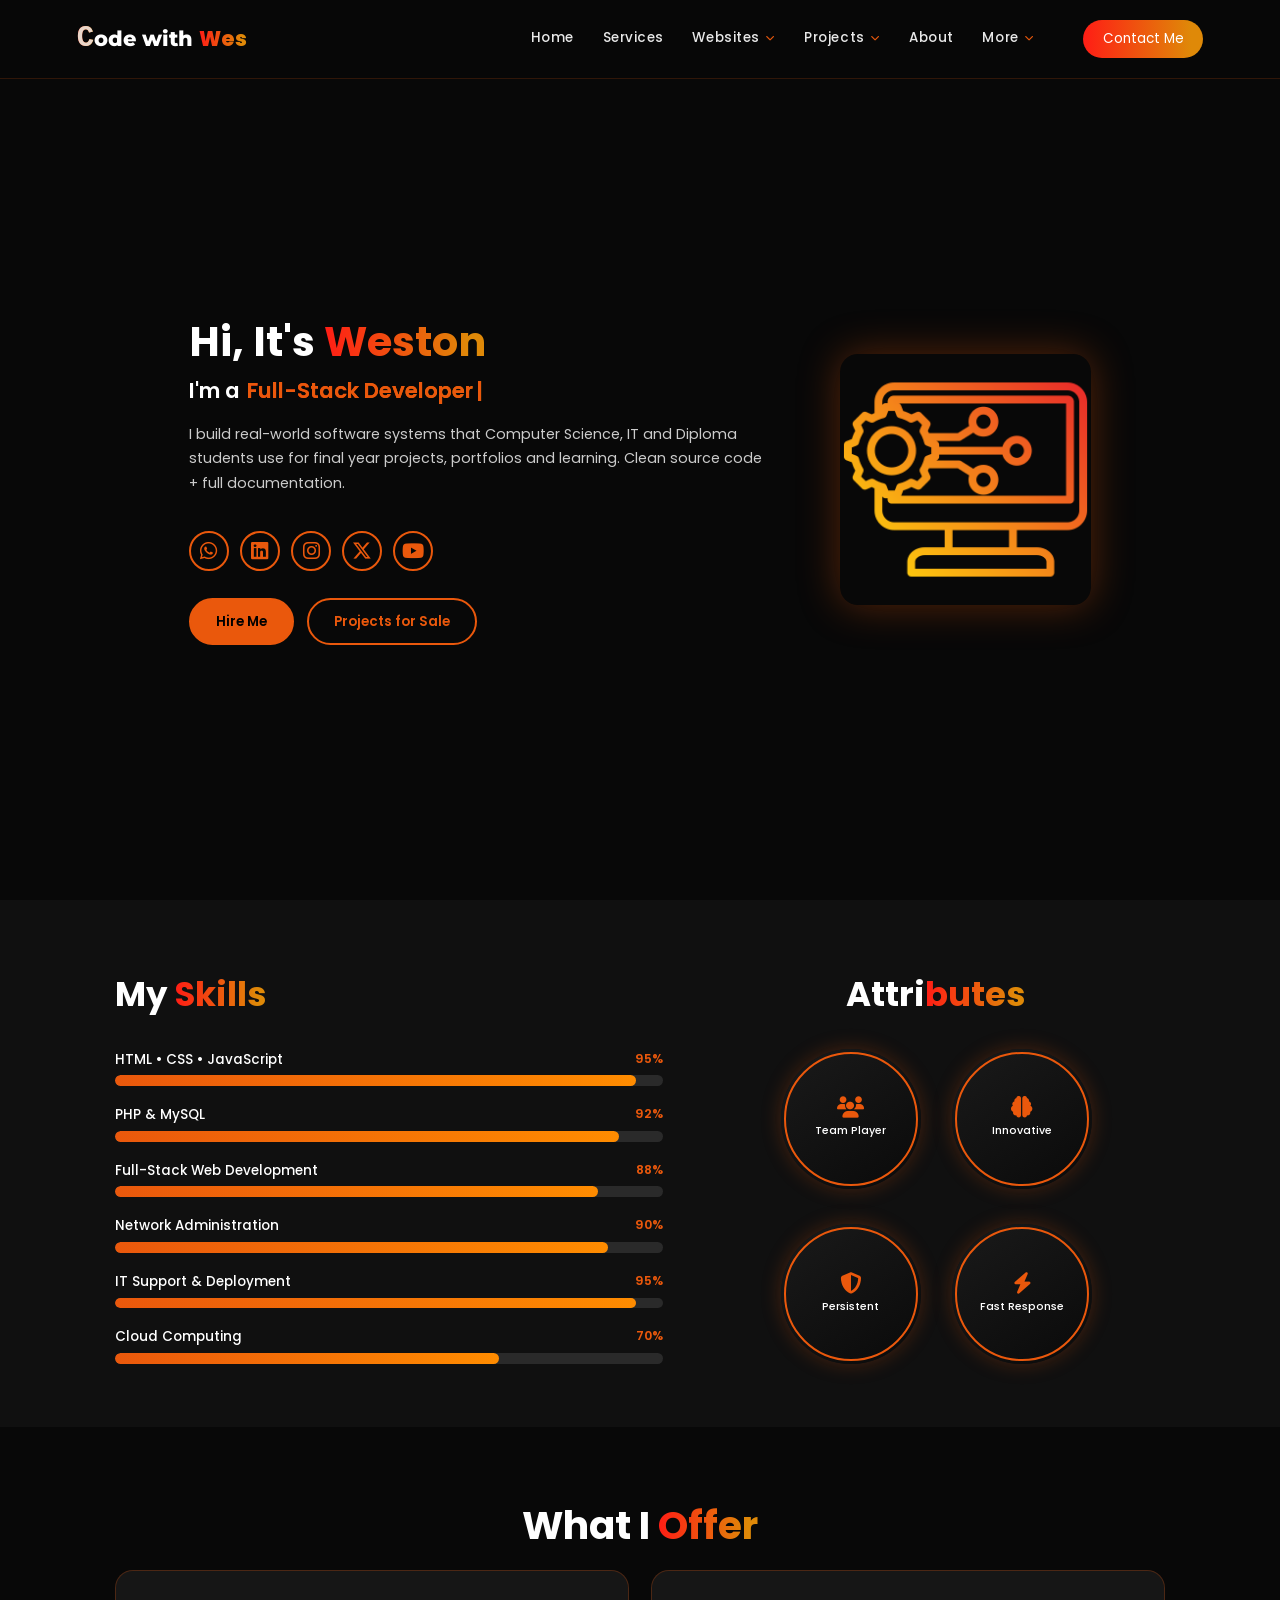
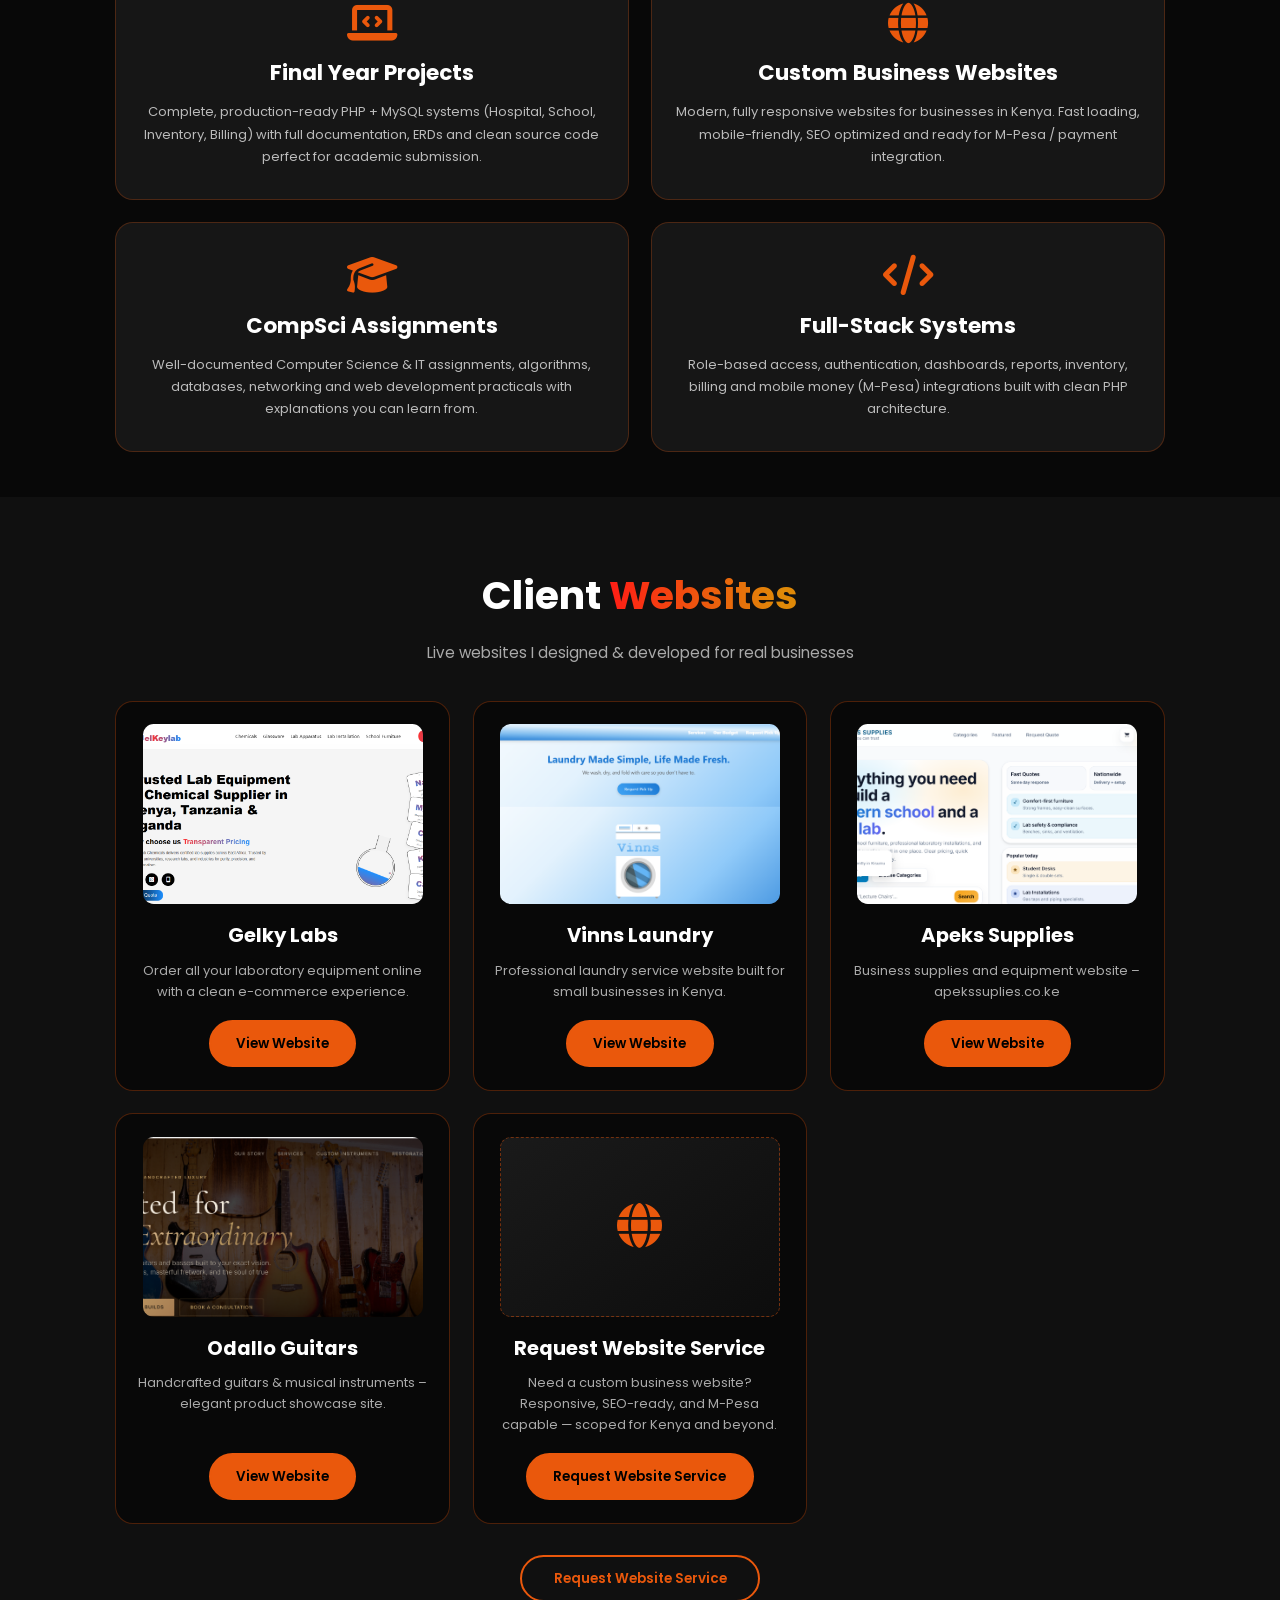
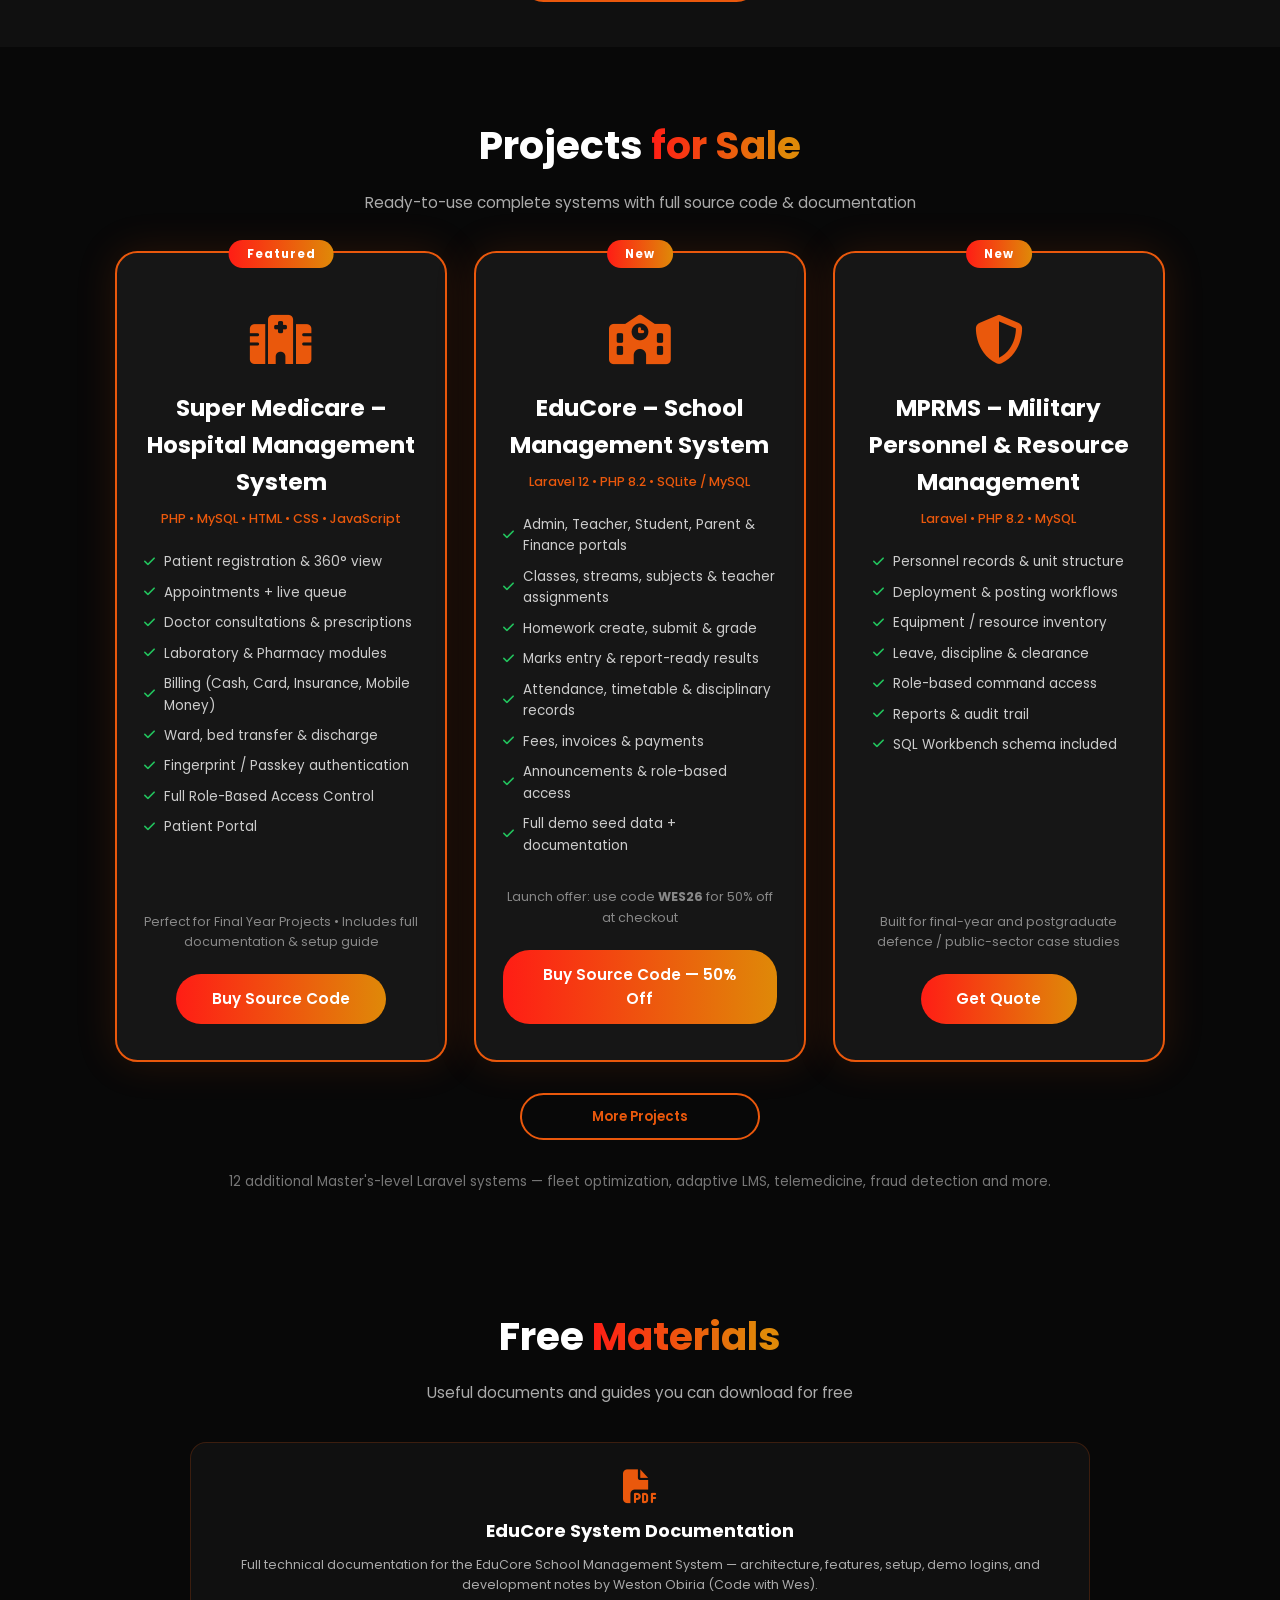
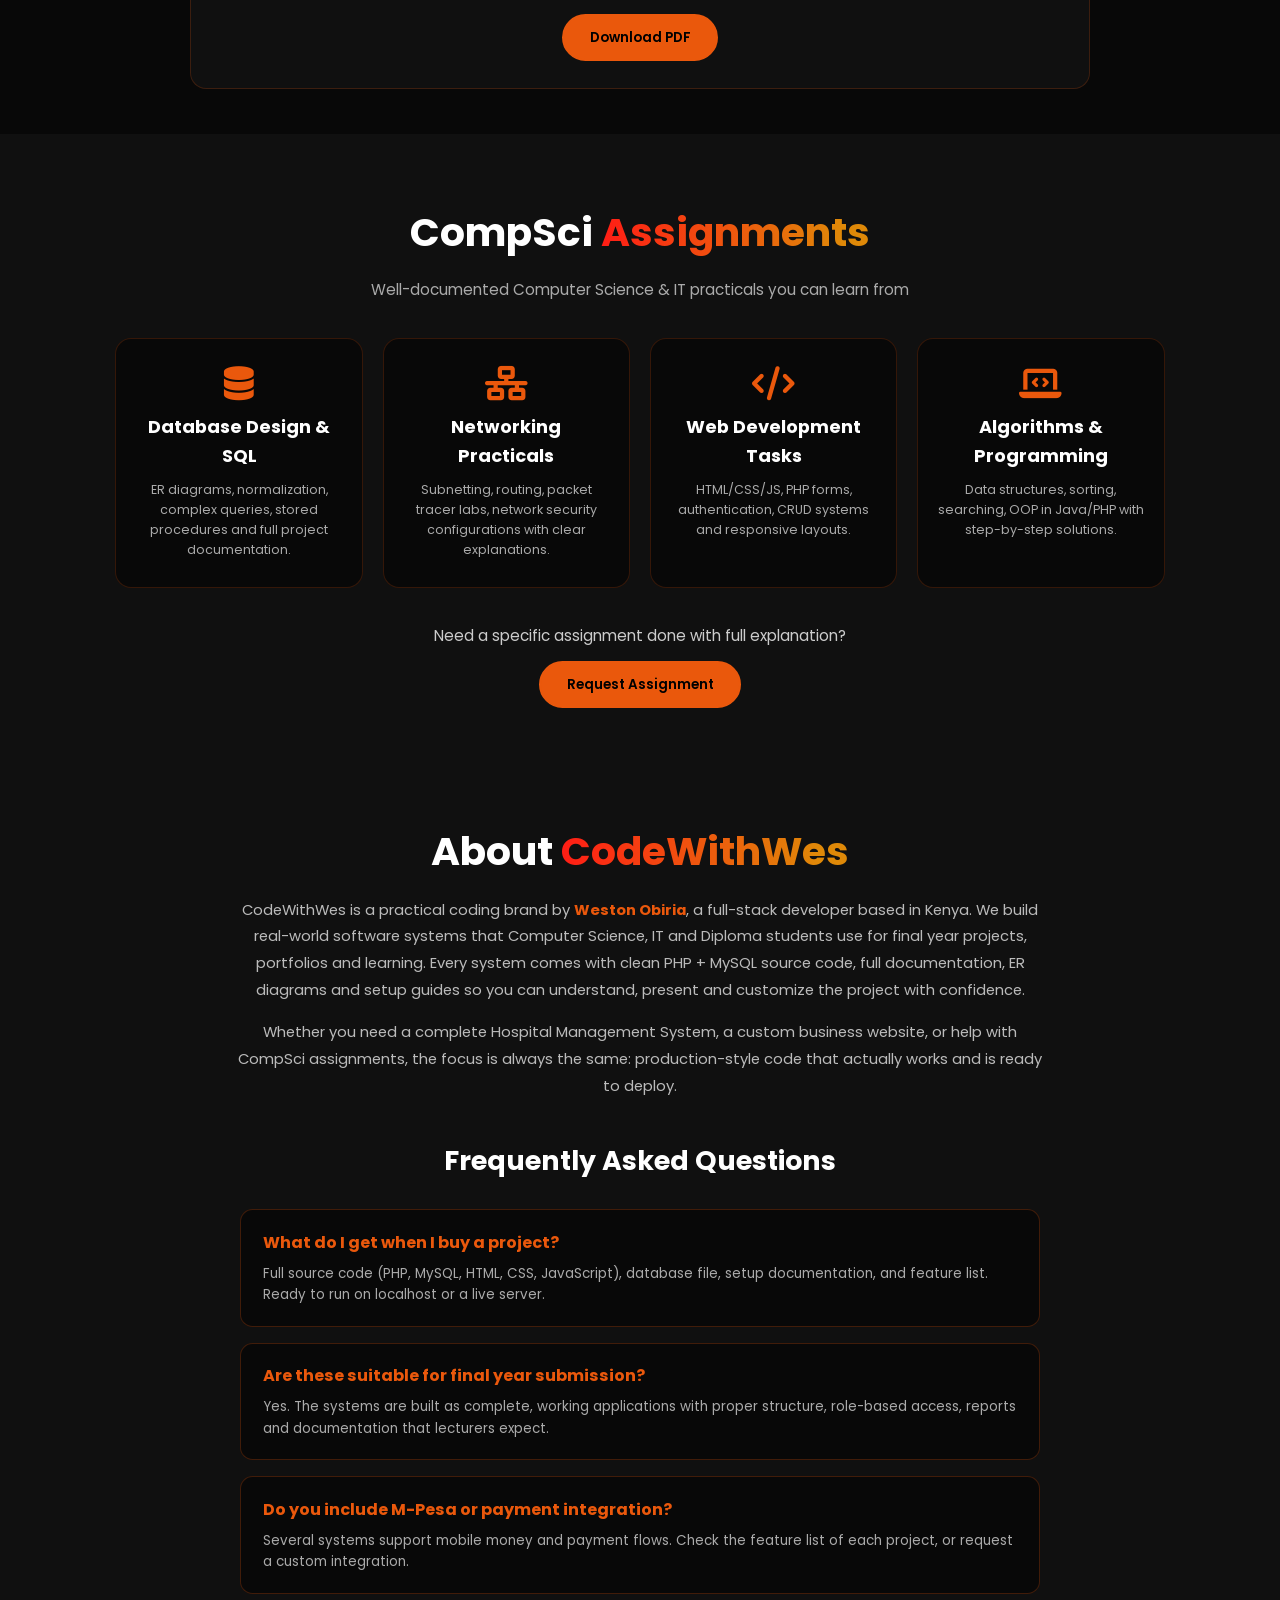
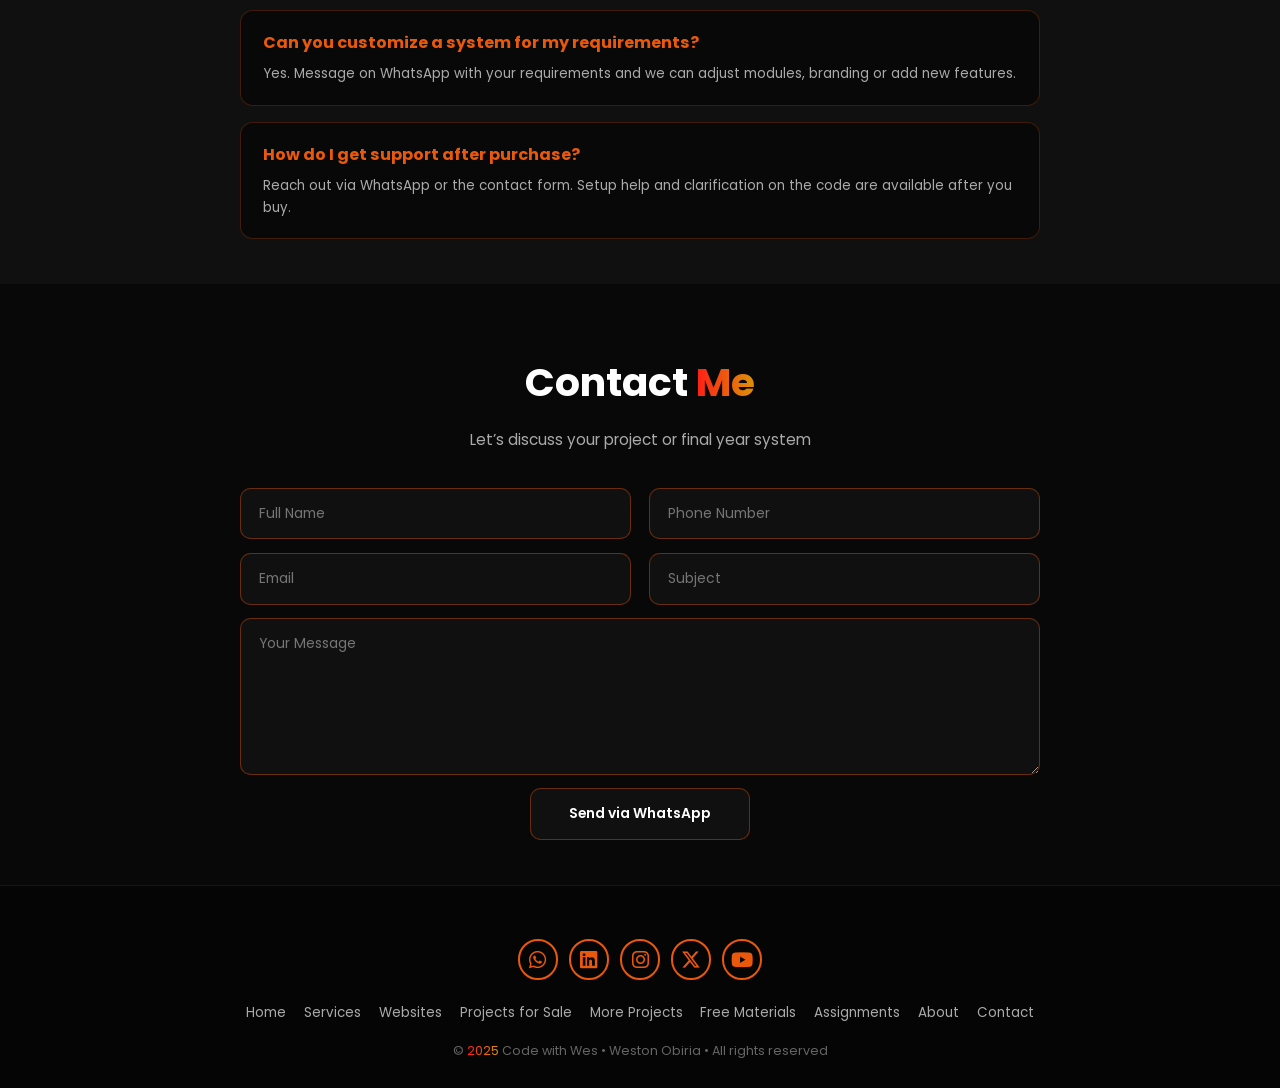
<file: index.html>
<!DOCTYPE html>
<html lang="en">
<head>
  <meta charset="UTF-8" />
  <meta name="viewport" content="width=device-width, initial-scale=1.0, viewport-fit=cover" />
  <meta name="google-site-verification" content="w8jqnGvGPdI0OKAnC5jYOkKTD8z9JFpCTrod0jE5XVk" />

  <!-- ========== PERFECT SEO ========== -->
  <title>CodeWithWes | Final Year &amp; Master's Laravel Projects, Hospital, School &amp; Custom Websites by Weston Obiria</title>
  <meta name="description" content="CodeWithWes by Weston Obiria – final year and Master's Computer Science projects in Kenya. Hospital Management, EduCore School System, MPRMS, plus 12 advanced Laravel systems for undergraduate and postgraduate theses. PHP/MySQL source code, SQL Workbench schemas, Laragon and XAMPP.">
  <meta name="keywords" content="final year project PHP MySQL Kenya, final year project Laravel, Master's thesis Laravel project Kenya, postgraduate Computer Science project, hospital management system source code, EduCore school management Laravel, MPRMS military personnel system, CodeWithWes, Weston Obiria, diploma IT project, Laragon XAMPP SQL Workbench">
  <meta name="author" content="Weston Obiria">
  <meta name="robots" content="index, follow, max-image-preview:large">
  <meta name="theme-color" content="#ea580c">
  <link rel="canonical" href="https://codewithwes.co.ke/">

  <!-- Open Graph / Facebook -->
  <meta property="og:type" content="website">
  <meta property="og:url" content="https://codewithwes.co.ke/">
  <meta property="og:title" content="CodeWithWes | Final Year &amp; Master's Laravel Systems">
  <meta property="og:description" content="Final year and Master's systems: Hospital, EduCore, MPRMS and 12 advanced Laravel platforms with clean PHP source code.">
  <meta property="og:image" content="https://codewithwes.co.ke/images/digital-transformation.png">
  <meta property="og:site_name" content="CodeWithWes">
  <meta property="og:locale" content="en_KE">

  <!-- Twitter -->
  <meta name="twitter:card" content="summary_large_image">
  <meta name="twitter:title" content="CodeWithWes | Final Year &amp; Master's Laravel Projects">
  <meta name="twitter:description" content="PHP/Laravel systems for final year and Master's students — Hospital, School, MPRMS and advanced thesis platforms.">
  <meta name="twitter:image" content="https://codewithwes.co.ke/images/digital-transformation.png">

  <link rel="icon" href="favicon.ico" type="image/x-icon">

  <!-- Fonts & Icons -->
  <link href="https://cdn.jsdelivr.net/npm/bootstrap-icons@1.11.3/font/bootstrap-icons.css" rel="stylesheet">
  <link href="https://unpkg.com/boxicons@2.1.4/css/boxicons.min.css" rel="stylesheet">
  <link rel="stylesheet" href="https://cdnjs.cloudflare.com/ajax/libs/font-awesome/6.7.2/css/all.min.css" crossorigin="anonymous" referrerpolicy="no-referrer" />
  <link href="https://fonts.googleapis.com/css2?family=Poppins:wght@300;400;500;600;700;800&family=Montserrat:wght@700;800&display=swap" rel="stylesheet">

  <link rel="stylesheet" href="style.css" />

  <!-- Structured Data -->
  <script type="application/ld+json">
  {
    "@context": "https://schema.org",
    "@type": "Person",
    "name": "Weston Obiria",
    "url": "https://codewithwes.co.ke",
    "jobTitle": "Full Stack Developer & Coding Educator",
    "description": "Creator of PHP, MySQL and Laravel systems for final year, diploma and Master's Computer Science students and businesses in Kenya.",
    "sameAs": [
      "https://www.youtube.com/@codewithWes",
      "https://www.linkedin.com/in/weston-obiria-6b284a218",
      "https://x.com/ObiriaWeston"
    ],
    "worksFor": {
      "@type": "Organization",
      "name": "CodeWithWes",
      "url": "https://codewithwes.co.ke"
    }
  }
  </script>
  <script type="application/ld+json">
  {
    "@context": "https://schema.org",
    "@type": "WebSite",
    "name": "CodeWithWes",
    "url": "https://codewithwes.co.ke/",
    "inLanguage": "en-KE",
    "publisher": {
      "@type": "Organization",
      "name": "CodeWithWes",
      "url": "https://codewithwes.co.ke"
    }
  }
  </script>
  <script type="application/ld+json">
  {
    "@context": "https://schema.org",
    "@type": "ItemList",
    "name": "Final year and Master's software systems by CodeWithWes",
    "itemListElement": [
      { "@type": "ListItem", "position": 1, "name": "Super Medicare Hospital Management System", "url": "https://codewithwes.co.ke/#for-sale" },
      { "@type": "ListItem", "position": 2, "name": "EduCore School Management System", "url": "https://codewithwes.co.ke/#for-sale" },
      { "@type": "ListItem", "position": 3, "name": "MPRMS Military Personnel & Resource Management", "url": "https://codewithwes.co.ke/#for-sale" },
      { "@type": "ListItem", "position": 4, "name": "Advanced Laravel Final Year and Master's Projects", "url": "https://codewithwes.co.ke/more-projects.html" }
    ]
  }
  </script>
</head>
<body>
  <!-- ========== HEADER ========== -->
  <header class="header">
    <a href="#home" class="logo">
      <span class="big-c">C</span>ode with <span>Wes</span>
    </a>

    <i class="bx bx-menu" id="menu-icon" aria-label="Toggle menu"></i>
    <nav class="navbar">
      <a href="#home">Home</a>
      <a href="#services">Services</a>
      <div class="nav-drop">
        <button type="button" class="nav-drop-btn" aria-expanded="false" aria-haspopup="true">
          Websites <i class="fa-solid fa-chevron-down"></i>
        </button>
        <div class="nav-drop-menu">
          <a href="#websites">Client Work</a>
          <a href="https://wa.me/254708808854?text=Hello%20Weston%2C%20I%20want%20to%20request%20a%20custom%20website%20service" target="_blank" rel="noopener">Request Website Service</a>
        </div>
      </div>
      <div class="nav-drop">
        <button type="button" class="nav-drop-btn" aria-expanded="false" aria-haspopup="true">
          Projects <i class="fa-solid fa-chevron-down"></i>
        </button>
        <div class="nav-drop-menu">
          <a href="#for-sale">Projects for Sale</a>
          <a href="more-projects.html">All Projects</a>
        </div>
      </div>
      <a href="#about-wes">About</a>
      <div class="nav-drop">
        <button type="button" class="nav-drop-btn" aria-expanded="false" aria-haspopup="true">
          More <i class="fa-solid fa-chevron-down"></i>
        </button>
        <div class="nav-drop-menu">
          <a href="#about">Skills</a>
          <a href="#free-materials">Free Materials</a>
          <a href="#assignments">Assignments</a>
        </div>
      </div>
      <a href="#contact" class="nav-mobile-only">Contact</a>
    </nav>

    <a href="#contact">
      <button class="gradient-button">Contact Me</button>
    </a>
  </header>

  <!-- ========== HOME ========== -->
  <section class="home" id="home">
    <div class="home-content">
      <h1>Hi, It's <span>Weston</span></h1>
      <h3 class="text-animation">
        I'm a <span></span>
      </h3>
      <p>
        I build real-world software systems that Computer Science, IT and Diploma students use for final year projects, portfolios and learning. Clean source code + full documentation.
      </p>

      <div class="social-icons">
        <a href="https://wa.me/254708808854" target="_blank" rel="noopener" aria-label="WhatsApp">
          <i class="fa-brands fa-whatsapp"></i>
        </a>
        <a href="https://www.linkedin.com/in/weston-obiria-6b284a218" target="_blank" rel="noopener" aria-label="LinkedIn">
          <i class="fa-brands fa-linkedin"></i>
        </a>
        <a href="https://www.instagram.com/_nyabbz" target="_blank" rel="noopener" aria-label="Instagram">
          <i class="fa-brands fa-instagram"></i>
        </a>
        <a href="https://x.com/ObiriaWeston" target="_blank" rel="noopener" aria-label="X / Twitter">
          <i class="fa-brands fa-x-twitter"></i>
        </a>
        <a href="https://www.youtube.com/@codewithWes" target="_blank" rel="noopener" aria-label="YouTube">
          <i class="fa-brands fa-youtube"></i>
        </a>
      </div>

      <div class="btn-group">
        <a href="https://wa.me/254708808854?text=Hello%20Weston%2C%20I%20want%20to%20hire%20you" class="btn">Hire Me</a>
        <a href="#for-sale" class="btn btn-outline">Projects for Sale</a>
      </div>
    </div>

    <div class="home-img">
      <img src="images/digital-transformation.png" alt="Weston Obiria - CodeWithWes Developer">
    </div>
  </section>

  <!-- ========== SKILLS ========== -->
  <section class="about" id="about">
    <div class="about-content">
      <div class="skills-container">
        <h2>My <span>Skills</span></h2>

        <div class="skill">
          <div class="skill-header">
            <div class="skill-name">HTML • CSS • JavaScript</div>
            <div class="skill-percentage">0%</div>
          </div>
          <div class="skill-bar">
            <div class="skill-progress" data-width="95"></div>
          </div>
        </div>

        <div class="skill">
          <div class="skill-header">
            <div class="skill-name">PHP & MySQL</div>
            <div class="skill-percentage">0%</div>
          </div>
          <div class="skill-bar">
            <div class="skill-progress" data-width="92"></div>
          </div>
        </div>

        <div class="skill">
          <div class="skill-header">
            <div class="skill-name">Full-Stack Web Development</div>
            <div class="skill-percentage">0%</div>
          </div>
          <div class="skill-bar">
            <div class="skill-progress" data-width="88"></div>
          </div>
        </div>

        <div class="skill">
          <div class="skill-header">
            <div class="skill-name">Network Administration</div>
            <div class="skill-percentage">0%</div>
          </div>
          <div class="skill-bar">
            <div class="skill-progress" data-width="90"></div>
          </div>
        </div>

        <div class="skill">
          <div class="skill-header">
            <div class="skill-name">IT Support & Deployment</div>
            <div class="skill-percentage">0%</div>
          </div>
          <div class="skill-bar">
            <div class="skill-progress" data-width="95"></div>
          </div>
        </div>

        <div class="skill">
          <div class="skill-header">
            <div class="skill-name">Cloud Computing</div>
            <div class="skill-percentage">0%</div>
          </div>
          <div class="skill-bar">
            <div class="skill-progress" data-width="70"></div>
          </div>
        </div>
      </div>
    </div>

    <div class="analytics-section">
      <h1>Attri<span>butes</span></h1>
      <div class="circular-analytics">
        <div class="analytic-circle">
          <div class="circle-content">
            <i class="fas fa-users"></i>
            <span>Team Player</span>
          </div>
          <div class="circle-popup">
            <i class="fas fa-users" style="color: orangered;"></i>
            <p>Collaborative approach with excellent communication skills</p>
          </div>
        </div>

        <div class="analytic-circle">
          <div class="circle-content">
            <i class="fas fa-brain"></i>
            <span>Innovative</span>
          </div>
          <div class="circle-popup">
            <i class="fas fa-brain" style="color: orangered;"></i>
            <p>Creative problem-solving with out-of-the-box solutions</p>
          </div>
        </div>

        <div class="analytic-circle">
          <div class="circle-content">
            <i class="fas fa-shield-alt"></i>
            <span>Persistent</span>
          </div>
          <div class="circle-popup">
            <i class="fas fa-shield-alt" style="color: orangered;"></i>
            <p>Determined to overcome challenges and achieve goals</p>
          </div>
        </div>

        <div class="analytic-circle">
          <div class="circle-content">
            <i class="fas fa-bolt"></i>
            <span>Fast Response</span>
          </div>
          <div class="circle-popup">
            <i class="fas fa-bolt" style="color: orangered;"></i>
            <p>Quick solutions in time-sensitive situations</p>
          </div>
        </div>
      </div>
    </div>
  </section>

  <!-- ========== SERVICES (RESTYLED) ========== -->
  <section class="services" id="services">
    <h2 class="heading">What I <span>Offer</span></h2>
    <div class="services-container">

      <div class="service-box">
        <div class="service-info">
          <i class="fa-solid fa-laptop-code"></i>
          <h4>Final Year Projects</h4>
          <p>
            Complete, production-ready PHP + MySQL systems (Hospital, School, Inventory, Billing) with full documentation, ERDs and clean source code perfect for academic submission.
          </p>
        </div>
      </div>

      <div class="service-box">
        <div class="service-info">
          <i class="fa-solid fa-globe"></i>
          <h4>Custom Business Websites</h4>
          <p>
            Modern, fully responsive websites for businesses in Kenya. Fast loading, mobile-friendly, SEO optimized and ready for M-Pesa / payment integration.
          </p>
        </div>
      </div>

      <div class="service-box">
        <div class="service-info">
          <i class="fa-solid fa-graduation-cap"></i>
          <h4>CompSci Assignments</h4>
          <p>
            Well-documented Computer Science & IT assignments, algorithms, databases, networking and web development practicals with explanations you can learn from.
          </p>
        </div>
      </div>

      <div class="service-box">
        <div class="service-info">
          <i class="fa-solid fa-code"></i>
          <h4>Full-Stack Systems</h4>
          <p>
            Role-based access, authentication, dashboards, reports, inventory, billing and mobile money (M-Pesa) integrations built with clean PHP architecture.
          </p>
        </div>
      </div>

    </div>
  </section>

  <!-- ========== WEBSITES (formerly Projects) ========== -->
  <section class="projects" id="websites">
    <h2 class="heading">Client <span>Websites</span></h2>
    <p class="section-subtitle">Live websites I designed & developed for real businesses</p>

    <div class="projects-box">
      <div class="project-card">
        <img src="images/gelky.png" alt="Gelky Labs laboratory equipment e-commerce website">
        <h3>Gelky Labs</h3>
        <p>Order all your laboratory equipment online with a clean e-commerce experience.</p>
        <a href="https://gelky-labs.vercel.app" target="_blank" rel="noopener" class="btn">View Website</a>
      </div>

      <div class="project-card">
        <img src="images/vinslaundry.png" alt="Vinns Laundry service website for small businesses">
        <h3>Vinns Laundry</h3>
        <p>Professional laundry service website built for small businesses in Kenya.</p>
        <a href="https://vinns-laundry.vercel.app" target="_blank" rel="noopener" class="btn">View Website</a>
      </div>

      <div class="project-card">
        <img src="images/apekssupp.png" alt="Apeks Supplies business supplies website" onerror="this.src='images/digital-transformation.png'">
        <h3>Apeks Supplies</h3>
        <p>Business supplies and equipment website – apekssuplies.co.ke</p>
        <a href="https://apekssupplies.co.ke" target="_blank" rel="noopener" class="btn">View Website</a>
      </div>

      <div class="project-card">
        <img src="images/odallo.png" alt="Odallo Guitars handcrafted instruments website" onerror="this.src='images/digital-transformation.png'">
        <h3>Odallo Guitars</h3>
        <p>Handcrafted guitars & musical instruments – elegant product showcase site.</p>
        <a href="https://odalloguitars.vercel.app" target="_blank" rel="noopener" class="btn">View Website</a>
      </div>

      <div class="project-card website-request">
        <div class="request-icon" aria-hidden="true">
          <i class="fa-solid fa-globe"></i>
        </div>
        <h3>Request Website Service</h3>
        <p>Need a custom business website? Responsive, SEO-ready, and M-Pesa capable — scoped for Kenya and beyond.</p>
        <a href="https://wa.me/254708808854?text=Hello%20Weston%2C%20I%20want%20to%20request%20a%20custom%20website%20service"
           target="_blank" rel="noopener" class="btn">Request Website Service</a>
      </div>
    </div>

    <div class="more-projects-cta">
      <a href="https://wa.me/254708808854?text=Hello%20Weston%2C%20I%20want%20to%20request%20a%20custom%20website%20service"
         target="_blank" rel="noopener" class="btn btn-outline">Request Website Service</a>
    </div>
  </section>

  <!-- ========== PROJECTS FOR SALE ========== -->
  <!-- 
    TO ADD A NEW PROJECT THIS WEEK:
    1. Copy one full <div class="sale-card"> ... </div> block
    2. Paste it inside .sale-container
    3. Change the icon, title, tech, features list and Paystack link
    That's it — the grid will automatically arrange the cards.
  -->
  <section class="for-sale" id="for-sale">
    <h2 class="heading">Projects <span>for Sale</span></h2>
    <p class="section-subtitle">Ready-to-use complete systems with full source code & documentation</p>

    <div class="sale-container">

      <!-- ===== CARD 1: Hospital Management System ===== -->
      <div class="sale-card featured">
        <div class="sale-badge">Featured</div>
        <div class="sale-icon">
          <i class="fa-solid fa-hospital"></i>
        </div>
        <h3>Super Medicare – Hospital Management System</h3>
        <p class="sale-tech">PHP • MySQL • HTML • CSS • JavaScript</p>
        <ul class="sale-features">
          <li><i class="fa-solid fa-check"></i> Patient registration & 360° view</li>
          <li><i class="fa-solid fa-check"></i> Appointments + live queue</li>
          <li><i class="fa-solid fa-check"></i> Doctor consultations & prescriptions</li>
          <li><i class="fa-solid fa-check"></i> Laboratory & Pharmacy modules</li>
          <li><i class="fa-solid fa-check"></i> Billing (Cash, Card, Insurance, Mobile Money)</li>
          <li><i class="fa-solid fa-check"></i> Ward, bed transfer & discharge</li>
          <li><i class="fa-solid fa-check"></i> Fingerprint / Passkey authentication</li>
          <li><i class="fa-solid fa-check"></i> Full Role-Based Access Control</li>
          <li><i class="fa-solid fa-check"></i> Patient Portal</li>
        </ul>
        <p class="sale-note">Perfect for Final Year Projects • Includes full documentation & setup guide</p>
        <a href="https://paystack.com/buy/super-medicare--complete-hospital-management-system-p-cqczmi" 
           target="_blank" rel="noopener" class="btn btn-buy">
          Buy Source Code
        </a>
      </div>

      <!-- ===== CARD 2: EduCore School Management ===== -->
      <div class="sale-card">
        <div class="sale-badge">New</div>
        <div class="sale-icon">
          <i class="fa-solid fa-school"></i>
        </div>
        <h3>EduCore – School Management System</h3>
        <p class="sale-tech">Laravel 12 • PHP 8.2 • SQLite / MySQL</p>
        <ul class="sale-features">
          <li><i class="fa-solid fa-check"></i> Admin, Teacher, Student, Parent & Finance portals</li>
          <li><i class="fa-solid fa-check"></i> Classes, streams, subjects & teacher assignments</li>
          <li><i class="fa-solid fa-check"></i> Homework create, submit & grade</li>
          <li><i class="fa-solid fa-check"></i> Marks entry & report-ready results</li>
          <li><i class="fa-solid fa-check"></i> Attendance, timetable & disciplinary records</li>
          <li><i class="fa-solid fa-check"></i> Fees, invoices & payments</li>
          <li><i class="fa-solid fa-check"></i> Announcements & role-based access</li>
          <li><i class="fa-solid fa-check"></i> Full demo seed data + documentation</li>
        </ul>
        <p class="sale-note">Launch offer: use code <strong>WES26</strong> for 50% off at checkout</p>
        <a href="https://paystack.com/buy/educore--complete-laravel-school-management-system-mu-aholcy?discount=WES26"
           target="_blank" rel="noopener" class="btn btn-buy">
          Buy Source Code — 50% Off
        </a>
      </div>

      <!-- ===== CARD 3: MPRMS ===== -->
      <div class="sale-card">
        <div class="sale-badge">New</div>
        <div class="sale-icon">
          <i class="fa-solid fa-shield-halved"></i>
        </div>
        <h3>MPRMS – Military Personnel &amp; Resource Management</h3>
        <p class="sale-tech">Laravel • PHP 8.2 • MySQL</p>
        <ul class="sale-features">
          <li><i class="fa-solid fa-check"></i> Personnel records &amp; unit structure</li>
          <li><i class="fa-solid fa-check"></i> Deployment &amp; posting workflows</li>
          <li><i class="fa-solid fa-check"></i> Equipment / resource inventory</li>
          <li><i class="fa-solid fa-check"></i> Leave, discipline &amp; clearance</li>
          <li><i class="fa-solid fa-check"></i> Role-based command access</li>
          <li><i class="fa-solid fa-check"></i> Reports &amp; audit trail</li>
          <li><i class="fa-solid fa-check"></i> SQL Workbench schema included</li>
        </ul>
        <p class="sale-note">Built for final-year and postgraduate defence / public-sector case studies</p>
        <a href="https://wa.me/254708808854?text=Hello%20Weston%2C%20I%20want%20a%20quote%20for%20MPRMS"
           target="_blank" rel="noopener" class="btn btn-buy">
          Get Quote
        </a>
      </div>

    </div>

    <div class="more-projects-cta">
      <a href="more-projects.html" class="btn btn-outline">More Projects</a>
    </div>
    <p class="coming-soon">12 additional Master's-level Laravel systems — fleet optimization, adaptive LMS, telemedicine, fraud detection and more.</p>
  </section>

  <!-- ========== COMPSCI ASSIGNMENTS ========== -->

  <!-- ========== FREE MATERIALS ========== -->
  <section class="free-materials" id="free-materials">
    <h2 class="heading">Free <span>Materials</span></h2>
    <p class="section-subtitle">Useful documents and guides you can download for free</p>

    <div class="free-box">
      <div class="free-card">
        <i class="fa-solid fa-file-pdf"></i>
        <h3>EduCore System Documentation</h3>
        <p>Full technical documentation for the EduCore School Management System — architecture, features, setup, demo logins, and development notes by Weston Obiria (Code with Wes).</p>
        <a href="downloads/EduCore_System_Documentation.pdf" class="btn" download>
          Download PDF
        </a>
      </div>
    </div>
  </section>

  <section class="assignments" id="assignments">
    <h2 class="heading">CompSci <span>Assignments</span></h2>
    <p class="section-subtitle">Well-documented Computer Science & IT practicals you can learn from</p>

    <div class="assignments-box">
      <div class="assignment-card">
        <i class="fa-solid fa-database"></i>
        <h3>Database Design & SQL</h3>
        <p>ER diagrams, normalization, complex queries, stored procedures and full project documentation.</p>
      </div>
      <div class="assignment-card">
        <i class="fa-solid fa-network-wired"></i>
        <h3>Networking Practicals</h3>
        <p>Subnetting, routing, packet tracer labs, network security configurations with clear explanations.</p>
      </div>
      <div class="assignment-card">
        <i class="fa-solid fa-code"></i>
        <h3>Web Development Tasks</h3>
        <p>HTML/CSS/JS, PHP forms, authentication, CRUD systems and responsive layouts.</p>
      </div>
      <div class="assignment-card">
        <i class="fa-solid fa-laptop-code"></i>
        <h3>Algorithms & Programming</h3>
        <p>Data structures, sorting, searching, OOP in Java/PHP with step-by-step solutions.</p>
      </div>
    </div>

    <div class="assignment-cta">
      <p>Need a specific assignment done with full explanation?</p>
      <a href="https://wa.me/254708808854?text=Hi%20Weston%2C%20I%20need%20help%20with%20a%20CompSci%20assignment" class="btn">Request Assignment</a>
    </div>
  </section>

  <!-- ========== ABOUT + FAQ (SEO content depth) ========== -->
  <section class="about-faq" id="about-wes">
    <h2 class="heading">About <span>CodeWithWes</span></h2>
    <div class="about-text">
      <p>
        CodeWithWes is a practical coding brand by <strong>Weston Obiria</strong>, a full-stack developer based in Kenya. 
        We build real-world software systems that Computer Science, IT and Diploma students use for final year projects, 
        portfolios and learning. Every system comes with clean PHP + MySQL source code, full documentation, ER diagrams 
        and setup guides so you can understand, present and customize the project with confidence.
      </p>
      <p>
        Whether you need a complete Hospital Management System, a custom business website, or help with CompSci 
        assignments, the focus is always the same: production-style code that actually works and is ready to deploy.
      </p>
    </div>

    <h3 class="faq-heading">Frequently Asked Questions</h3>
    <div class="faq-list">
      <div class="faq-item">
        <h4>What do I get when I buy a project?</h4>
        <p>Full source code (PHP, MySQL, HTML, CSS, JavaScript), database file, setup documentation, and feature list. Ready to run on localhost or a live server.</p>
      </div>
      <div class="faq-item">
        <h4>Are these suitable for final year submission?</h4>
        <p>Yes. The systems are built as complete, working applications with proper structure, role-based access, reports and documentation that lecturers expect.</p>
      </div>
      <div class="faq-item">
        <h4>Do you include M-Pesa or payment integration?</h4>
        <p>Several systems support mobile money and payment flows. Check the feature list of each project, or request a custom integration.</p>
      </div>
      <div class="faq-item">
        <h4>Can you customize a system for my requirements?</h4>
        <p>Yes. Message on WhatsApp with your requirements and we can adjust modules, branding or add new features.</p>
      </div>
      <div class="faq-item">
        <h4>How do I get support after purchase?</h4>
        <p>Reach out via WhatsApp or the contact form. Setup help and clarification on the code are available after you buy.</p>
      </div>
    </div>
  </section>

  <!-- ========== CONTACT ========== -->
  <section class="contact" id="contact">
    <h2 class="heading">Contact <span>Me</span></h2>
    <p class="section-subtitle">Let’s discuss your project or final year system</p>

    <form id="contact-form">
      <div class="input-group">
        <div class="input-box">
          <input type="text" placeholder="Full Name" required>
          <input type="email" placeholder="Email" required>
        </div>
        <div class="input-box">
          <input type="tel" placeholder="Phone Number">
          <input type="text" placeholder="Subject">
        </div>
      </div>

      <div class="input-group-2">
        <textarea placeholder="Your Message" rows="6" required></textarea>
        <input type="submit" value="Send via WhatsApp" class="btn">
      </div>
    </form>
  </section>

  <!-- ========== FOOTER ========== -->
  <footer class="footer">
    <div class="social-icons">
      <a href="https://wa.me/254708808854" target="_blank" rel="noopener" aria-label="WhatsApp"><i class="fa-brands fa-whatsapp"></i></a>
      <a href="https://www.linkedin.com/in/weston-obiria-6b284a218" target="_blank" rel="noopener" aria-label="LinkedIn"><i class="fa-brands fa-linkedin"></i></a>
      <a href="https://www.instagram.com/_nyabbz" target="_blank" rel="noopener" aria-label="Instagram"><i class="fa-brands fa-instagram"></i></a>
      <a href="https://x.com/ObiriaWeston" target="_blank" rel="noopener" aria-label="X"><i class="fa-brands fa-x-twitter"></i></a>
      <a href="https://www.youtube.com/@codewithWes" target="_blank" rel="noopener" aria-label="YouTube"><i class="fa-brands fa-youtube"></i></a>
    </div>

    <ul class="list">
      <li><a href="#home">Home</a></li>
      <li><a href="#services">Services</a></li>
      <li><a href="#websites">Websites</a></li>
      <li><a href="#for-sale">Projects for Sale</a></li>
      <li><a href="more-projects.html">More Projects</a></li>
      <li><a href="#free-materials">Free Materials</a></li>
      <li><a href="#assignments">Assignments</a></li>
      <li><a href="#about-wes">About</a></li>
      <li><a href="#contact">Contact</a></li>
    </ul>

    <p class="copyright">
      © <span id="year"></span> Code with Wes • Weston Obiria • All rights reserved
    </p>
  </footer>

  <script src="script.js"></script>
</body>
</html>
</file>
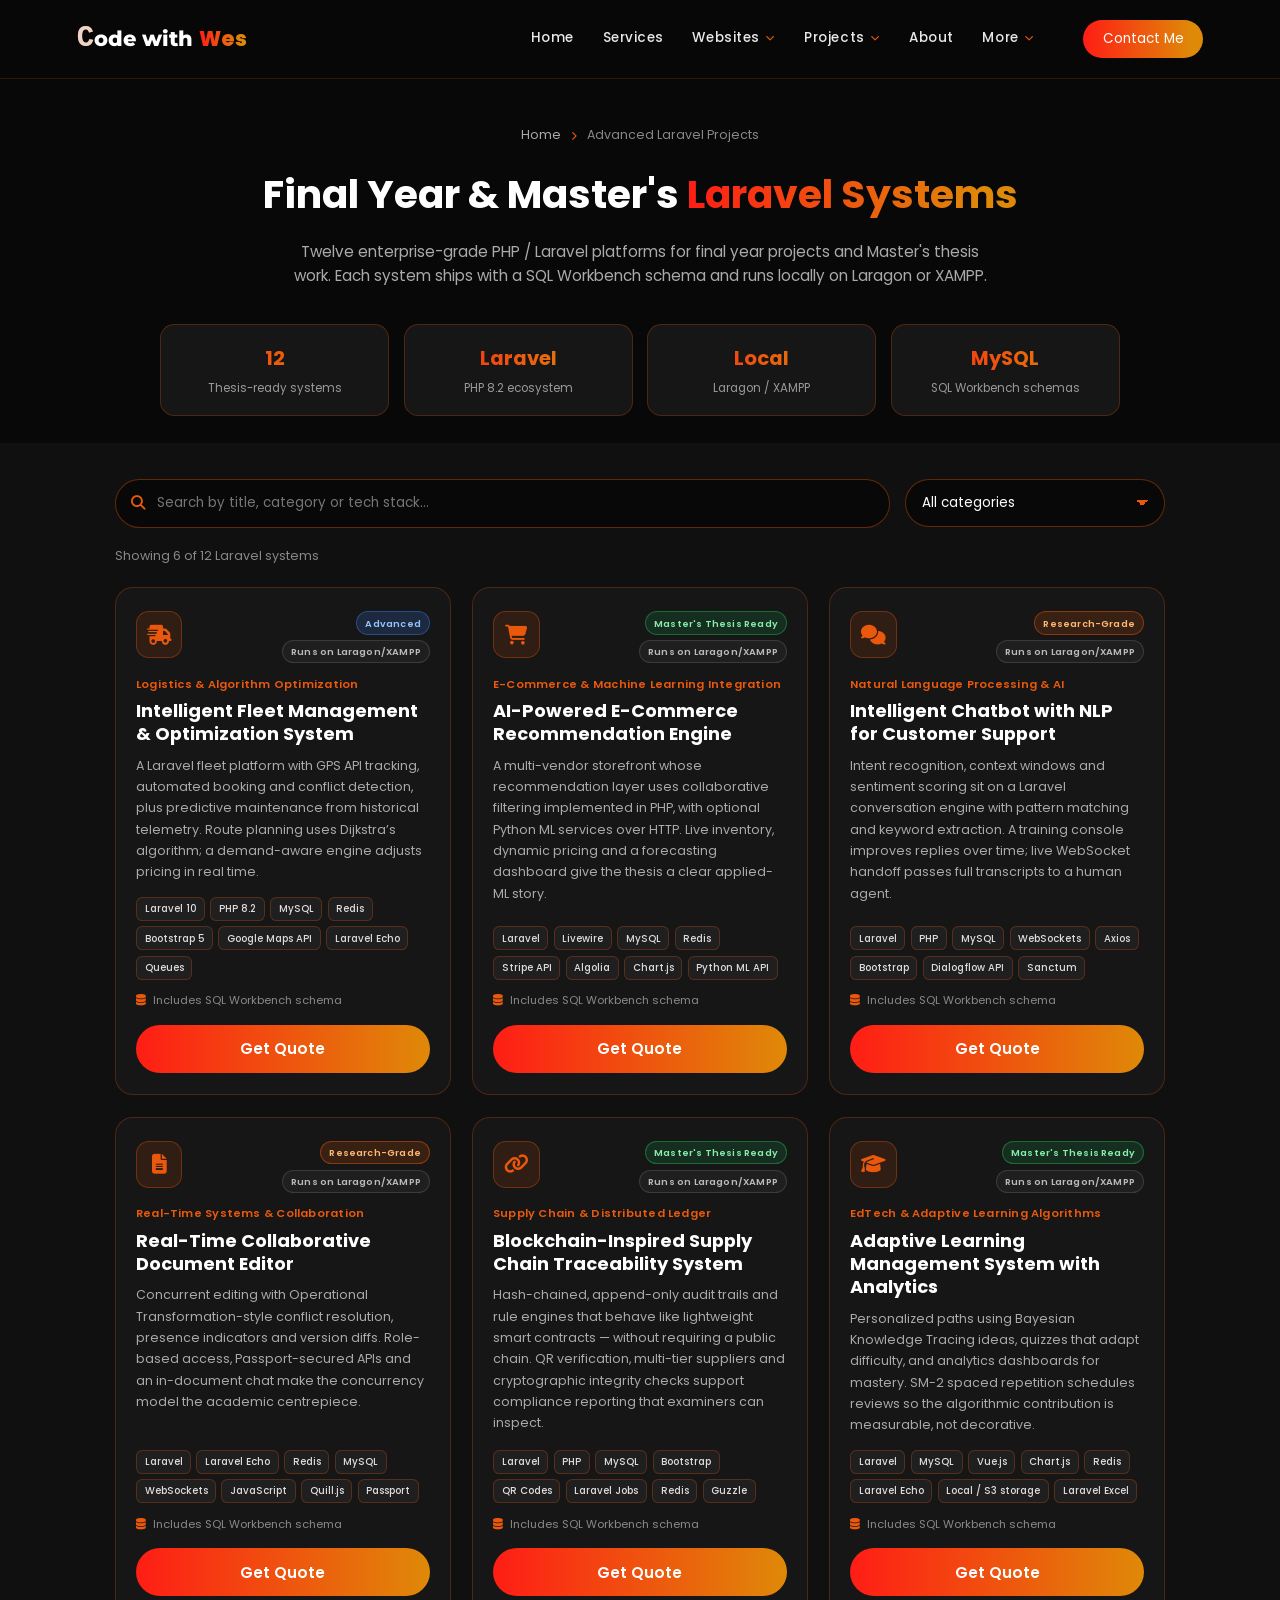
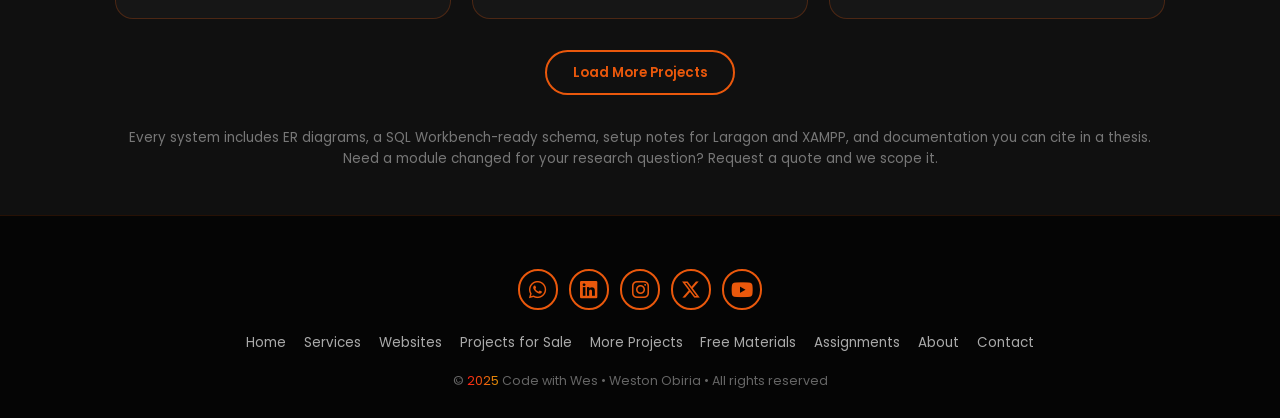
<file: more-projects.html>
<!DOCTYPE html>
<html lang="en">
<head>
  <meta charset="UTF-8" />
  <meta name="viewport" content="width=device-width, initial-scale=1.0, viewport-fit=cover" />
  <meta name="google-site-verification" content="w8jqnGvGPdI0OKAnC5jYOkKTD8z9JFpCTrod0jE5XVk" />

  <!-- ========== SEO ========== -->
  <title>Final Year &amp; Master's Laravel Projects | CodeWithWes by Weston Obiria</title>
  <meta name="description" content="12 advanced Laravel / PHP systems for final year projects and Master's Computer Science theses: fleet optimization, adaptive LMS, telemedicine, fraud detection, ERP forecasting and more. Runs on Laragon or XAMPP with SQL Workbench schemas. CodeWithWes — Weston Obiria, Kenya.">
  <meta name="keywords" content="final year project Laravel Kenya, Master's thesis Laravel project, postgraduate PHP system, advanced PHP Laravel systems Kenya, fleet management Laravel, adaptive LMS Laravel, telemedicine Laravel, fraud detection PHP, ERP demand forecasting Laravel, zero-trust security Laravel, CodeWithWes, Weston Obiria, Laragon XAMPP SQL Workbench">
  <meta name="author" content="Weston Obiria">
  <meta name="robots" content="index, follow, max-image-preview:large">
  <meta name="theme-color" content="#ea580c">
  <link rel="canonical" href="https://codewithwes.co.ke/more-projects.html">

  <!-- Open Graph -->
  <meta property="og:type" content="website">
  <meta property="og:url" content="https://codewithwes.co.ke/more-projects.html">
  <meta property="og:title" content="12 Laravel Projects for Final Year &amp; Master's Thesis | CodeWithWes">
  <meta property="og:description" content="Enterprise-grade Laravel systems for final year and Master's Computer Science work. SQL Workbench schemas, runs on Laragon and XAMPP.">
  <meta property="og:image" content="https://codewithwes.co.ke/images/digital-transformation.png">
  <meta property="og:site_name" content="CodeWithWes">
  <meta property="og:locale" content="en_KE">

  <!-- Twitter -->
  <meta name="twitter:card" content="summary_large_image">
  <meta name="twitter:title" content="Final Year &amp; Master's Laravel Projects | CodeWithWes">
  <meta name="twitter:description" content="12 Laravel systems for final year and Master's thesis work — logistics, HealthTech, FinTech, cybersecurity and ERP.">
  <meta name="twitter:image" content="https://codewithwes.co.ke/images/digital-transformation.png">

  <link rel="icon" href="favicon.ico" type="image/x-icon">

  <!-- Fonts & Icons -->
  <link href="https://cdn.jsdelivr.net/npm/bootstrap-icons@1.11.3/font/bootstrap-icons.css" rel="stylesheet">
  <link href="https://unpkg.com/boxicons@2.1.4/css/boxicons.min.css" rel="stylesheet">
  <link rel="stylesheet" href="https://cdnjs.cloudflare.com/ajax/libs/font-awesome/6.7.2/css/all.min.css" crossorigin="anonymous" referrerpolicy="no-referrer" />
  <link href="https://fonts.googleapis.com/css2?family=Poppins:wght@300;400;500;600;700;800&family=Montserrat:wght@700;800&display=swap" rel="stylesheet">

  <link rel="stylesheet" href="style.css" />

  <!-- Structured Data: Collection + ItemList -->
  <script type="application/ld+json">
  {
    "@context": "https://schema.org",
    "@type": "CollectionPage",
    "name": "Final Year and Master's Laravel Projects",
    "url": "https://codewithwes.co.ke/more-projects.html",
    "description": "Twelve advanced PHP/Laravel software systems designed for final year projects and Master's-level Computer Science theses.",
    "isPartOf": {
      "@type": "WebSite",
      "name": "CodeWithWes",
      "url": "https://codewithwes.co.ke"
    },
    "author": {
      "@type": "Person",
      "name": "Weston Obiria",
      "url": "https://codewithwes.co.ke",
      "sameAs": [
        "https://www.youtube.com/@codewithWes",
        "https://www.linkedin.com/in/weston-obiria-6b284a218",
        "https://x.com/ObiriaWeston"
      ]
    },
    "mainEntity": {
      "@type": "ItemList",
      "itemListElement": [
        { "@type": "ListItem", "position": 1, "name": "Intelligent Fleet Management & Optimization System" },
        { "@type": "ListItem", "position": 2, "name": "AI-Powered E-Commerce Recommendation Engine" },
        { "@type": "ListItem", "position": 3, "name": "Intelligent Chatbot with NLP for Customer Support" },
        { "@type": "ListItem", "position": 4, "name": "Real-Time Collaborative Document Editor" },
        { "@type": "ListItem", "position": 5, "name": "Blockchain-Inspired Supply Chain Traceability System" },
        { "@type": "ListItem", "position": 6, "name": "Adaptive Learning Management System with Analytics" },
        { "@type": "ListItem", "position": 7, "name": "Telemedicine Platform with Intelligent Triage" },
        { "@type": "ListItem", "position": 8, "name": "Algorithmic Trading Backtesting & Analytics Platform" },
        { "@type": "ListItem", "position": 9, "name": "Microservices Monitoring & Log Aggregation Dashboard" },
        { "@type": "ListItem", "position": 10, "name": "Real-Time Fraud Detection & Prevention System" },
        { "@type": "ListItem", "position": 11, "name": "Enterprise Resource Planning with Demand Forecasting" },
        { "@type": "ListItem", "position": 12, "name": "Zero-Trust Security Assessment & Audit Platform" }
      ]
    }
  }
  </script>
  <script type="application/ld+json">
  {
    "@context": "https://schema.org",
    "@type": "BreadcrumbList",
    "itemListElement": [
      { "@type": "ListItem", "position": 1, "name": "Home", "item": "https://codewithwes.co.ke/" },
      { "@type": "ListItem", "position": 2, "name": "Advanced Laravel Projects", "item": "https://codewithwes.co.ke/more-projects.html" }
    ]
  }
  </script>
</head>
<body>
  <!-- ========== HEADER (same structure as homepage) ========== -->
  <header class="header">
    <a href="index.html#home" class="logo">
      <span class="big-c">C</span>ode with <span>Wes</span>
    </a>

    <i class="bx bx-menu" id="menu-icon" aria-label="Toggle menu"></i>
    <nav class="navbar">
      <a href="index.html#home">Home</a>
      <a href="index.html#services">Services</a>
      <div class="nav-drop">
        <button type="button" class="nav-drop-btn" aria-expanded="false" aria-haspopup="true">
          Websites <i class="fa-solid fa-chevron-down"></i>
        </button>
        <div class="nav-drop-menu">
          <a href="index.html#websites">Client Work</a>
          <a href="https://wa.me/254708808854?text=Hello%20Weston%2C%20I%20want%20to%20request%20a%20custom%20website%20service" target="_blank" rel="noopener">Request Website Service</a>
        </div>
      </div>
      <div class="nav-drop">
        <button type="button" class="nav-drop-btn" aria-expanded="false" aria-haspopup="true">
          Projects <i class="fa-solid fa-chevron-down"></i>
        </button>
        <div class="nav-drop-menu">
          <a href="index.html#for-sale">Projects for Sale</a>
          <a href="more-projects.html" class="active">All Projects</a>
        </div>
      </div>
      <a href="index.html#about-wes">About</a>
      <div class="nav-drop">
        <button type="button" class="nav-drop-btn" aria-expanded="false" aria-haspopup="true">
          More <i class="fa-solid fa-chevron-down"></i>
        </button>
        <div class="nav-drop-menu">
          <a href="index.html#about">Skills</a>
          <a href="index.html#free-materials">Free Materials</a>
          <a href="index.html#assignments">Assignments</a>
        </div>
      </div>
      <a href="index.html#contact" class="nav-mobile-only">Contact</a>
    </nav>

    <a href="index.html#contact">
      <button class="gradient-button">Contact Me</button>
    </a>
  </header>

  <!-- ========== PAGE HERO ========== -->
  <section class="adv-hero" id="catalog">
    <p class="adv-breadcrumb">
      <a href="index.html">Home</a>
      <i class="fa-solid fa-chevron-right" aria-hidden="true"></i>
      Advanced Laravel Projects
    </p>
    <h1 class="heading">Final Year &amp; Master's <span>Laravel Systems</span></h1>
    <p class="section-subtitle">
      Twelve enterprise-grade PHP / Laravel platforms for final year projects and Master's thesis work.
      Each system ships with a SQL Workbench schema and runs locally on Laragon or XAMPP.
    </p>

    <div class="adv-stats" aria-label="Catalog highlights">
      <div class="adv-stat">
        <strong>12</strong>
        <em>Thesis-ready systems</em>
      </div>
      <div class="adv-stat">
        <strong>Laravel</strong>
        <em>PHP 8.2 ecosystem</em>
      </div>
      <div class="adv-stat">
        <strong>Local</strong>
        <em>Laragon / XAMPP</em>
      </div>
      <div class="adv-stat">
        <strong>MySQL</strong>
        <em>SQL Workbench schemas</em>
      </div>
    </div>
  </section>

  <!-- ========== CATALOG ========== -->
  <section class="adv-catalog" id="projects">
    <div class="adv-toolbar">
      <div class="adv-search-wrap">
        <i class="fa-solid fa-magnifying-glass" aria-hidden="true"></i>
        <label class="sr-only" for="project-search">Search projects</label>
        <input
          type="search"
          id="project-search"
          placeholder="Search by title, category or tech stack…"
          autocomplete="off"
        />
      </div>

      <div class="adv-filter-wrap">
        <label class="sr-only" for="category-filter">Filter by category</label>
        <select id="category-filter">
          <option value="all">All categories</option>
          <option value="Logistics">Logistics</option>
          <option value="E-Commerce">E-Commerce</option>
          <option value="AI/ML">AI/ML</option>
          <option value="FinTech">FinTech</option>
          <option value="Cybersecurity">Cybersecurity</option>
          <option value="EdTech">EdTech</option>
          <option value="HealthTech">HealthTech</option>
          <option value="Enterprise">Enterprise</option>
          <option value="DevOps">DevOps</option>
        </select>
      </div>
    </div>

    <p class="adv-results" id="results-count" aria-live="polite"></p>

    <div class="adv-grid" id="projects-grid">

      <!-- 1. Fleet -->
      <article class="adv-card"
        data-title="intelligent fleet management optimization system"
        data-category="Logistics"
        data-tech="laravel 10 php 8.2 mysql redis bootstrap 5 google maps api laravel echo queues">
        <div class="adv-card-top">
          <div class="adv-icon"><i class="fa-solid fa-truck-fast"></i></div>
          <div class="adv-pills">
            <span class="diff-badge diff-advanced">Advanced</span>
            <span class="env-badge">Runs on Laragon/XAMPP</span>
          </div>
        </div>
        <p class="adv-category">Logistics &amp; Algorithm Optimization</p>
        <h2>Intelligent Fleet Management &amp; Optimization System</h2>
        <p class="adv-desc">
          A Laravel fleet platform with GPS API tracking, automated booking and conflict detection, plus predictive maintenance from historical telemetry.
          Route planning uses Dijkstra’s algorithm; a demand-aware engine adjusts pricing in real time.
        </p>
        <div class="tech-row">
          <span class="tech-badge">Laravel 10</span>
          <span class="tech-badge">PHP 8.2</span>
          <span class="tech-badge">MySQL</span>
          <span class="tech-badge">Redis</span>
          <span class="tech-badge">Bootstrap 5</span>
          <span class="tech-badge">Google Maps API</span>
          <span class="tech-badge">Laravel Echo</span>
          <span class="tech-badge">Queues</span>
        </div>
        <p class="adv-schema-note"><i class="fa-solid fa-database"></i> Includes SQL Workbench schema</p>
        <button type="button" class="btn btn-buy quote-btn"
          data-project="Intelligent Fleet Management & Optimization System">Get Quote</button>
      </article>

      <!-- 2. E-commerce ML -->
      <article class="adv-card"
        data-title="ai-powered e-commerce recommendation engine"
        data-category="E-Commerce"
        data-tech="laravel livewire mysql redis stripe algolia chart.js python ml">
        <div class="adv-card-top">
          <div class="adv-icon"><i class="fa-solid fa-cart-shopping"></i></div>
          <div class="adv-pills">
            <span class="diff-badge diff-thesis">Master's Thesis Ready</span>
            <span class="env-badge">Runs on Laragon/XAMPP</span>
          </div>
        </div>
        <p class="adv-category">E-Commerce &amp; Machine Learning Integration</p>
        <h2>AI-Powered E-Commerce Recommendation Engine</h2>
        <p class="adv-desc">
          A multi-vendor storefront whose recommendation layer uses collaborative filtering implemented in PHP, with optional Python ML services over HTTP.
          Live inventory, dynamic pricing and a forecasting dashboard give the thesis a clear applied-ML story.
        </p>
        <div class="tech-row">
          <span class="tech-badge">Laravel</span>
          <span class="tech-badge">Livewire</span>
          <span class="tech-badge">MySQL</span>
          <span class="tech-badge">Redis</span>
          <span class="tech-badge">Stripe API</span>
          <span class="tech-badge">Algolia</span>
          <span class="tech-badge">Chart.js</span>
          <span class="tech-badge">Python ML API</span>
        </div>
        <p class="adv-schema-note"><i class="fa-solid fa-database"></i> Includes SQL Workbench schema</p>
        <button type="button" class="btn btn-buy quote-btn"
          data-project="AI-Powered E-Commerce Recommendation Engine">Get Quote</button>
      </article>

      <!-- 3. Chatbot NLP -->
      <article class="adv-card"
        data-title="intelligent chatbot nlp customer support"
        data-category="AI/ML"
        data-tech="laravel php mysql websockets jquery axios bootstrap dialogflow sanctum">
        <div class="adv-card-top">
          <div class="adv-icon"><i class="fa-solid fa-comments"></i></div>
          <div class="adv-pills">
            <span class="diff-badge diff-research">Research-Grade</span>
            <span class="env-badge">Runs on Laragon/XAMPP</span>
          </div>
        </div>
        <p class="adv-category">Natural Language Processing &amp; AI</p>
        <h2>Intelligent Chatbot with NLP for Customer Support</h2>
        <p class="adv-desc">
          Intent recognition, context windows and sentiment scoring sit on a Laravel conversation engine with pattern matching and keyword extraction.
          A training console improves replies over time; live WebSocket handoff passes full transcripts to a human agent.
        </p>
        <div class="tech-row">
          <span class="tech-badge">Laravel</span>
          <span class="tech-badge">PHP</span>
          <span class="tech-badge">MySQL</span>
          <span class="tech-badge">WebSockets</span>
          <span class="tech-badge">Axios</span>
          <span class="tech-badge">Bootstrap</span>
          <span class="tech-badge">Dialogflow API</span>
          <span class="tech-badge">Sanctum</span>
        </div>
        <p class="adv-schema-note"><i class="fa-solid fa-database"></i> Includes SQL Workbench schema</p>
        <button type="button" class="btn btn-buy quote-btn"
          data-project="Intelligent Chatbot with NLP for Customer Support">Get Quote</button>
      </article>

      <!-- 4. Collaborative editor -->
      <article class="adv-card"
        data-title="real-time collaborative document editor"
        data-category="Enterprise"
        data-tech="laravel echo redis mysql websockets javascript quill.js passport">
        <div class="adv-card-top">
          <div class="adv-icon"><i class="fa-solid fa-file-lines"></i></div>
          <div class="adv-pills">
            <span class="diff-badge diff-research">Research-Grade</span>
            <span class="env-badge">Runs on Laragon/XAMPP</span>
          </div>
        </div>
        <p class="adv-category">Real-Time Systems &amp; Collaboration</p>
        <h2>Real-Time Collaborative Document Editor</h2>
        <p class="adv-desc">
          Concurrent editing with Operational Transformation-style conflict resolution, presence indicators and version diffs.
          Role-based access, Passport-secured APIs and an in-document chat make the concurrency model the academic centrepiece.
        </p>
        <div class="tech-row">
          <span class="tech-badge">Laravel</span>
          <span class="tech-badge">Laravel Echo</span>
          <span class="tech-badge">Redis</span>
          <span class="tech-badge">MySQL</span>
          <span class="tech-badge">WebSockets</span>
          <span class="tech-badge">JavaScript</span>
          <span class="tech-badge">Quill.js</span>
          <span class="tech-badge">Passport</span>
        </div>
        <p class="adv-schema-note"><i class="fa-solid fa-database"></i> Includes SQL Workbench schema</p>
        <button type="button" class="btn btn-buy quote-btn"
          data-project="Real-Time Collaborative Document Editor">Get Quote</button>
      </article>

      <!-- 5. Supply chain -->
      <article class="adv-card"
        data-title="blockchain-inspired supply chain traceability system"
        data-category="Enterprise"
        data-tech="laravel php mysql bootstrap qr code laravel jobs redis guzzle">
        <div class="adv-card-top">
          <div class="adv-icon"><i class="fa-solid fa-link"></i></div>
          <div class="adv-pills">
            <span class="diff-badge diff-thesis">Master's Thesis Ready</span>
            <span class="env-badge">Runs on Laragon/XAMPP</span>
          </div>
        </div>
        <p class="adv-category">Supply Chain &amp; Distributed Ledger</p>
        <h2>Blockchain-Inspired Supply Chain Traceability System</h2>
        <p class="adv-desc">
          Hash-chained, append-only audit trails and rule engines that behave like lightweight smart contracts — without requiring a public chain.
          QR verification, multi-tier suppliers and cryptographic integrity checks support compliance reporting that examiners can inspect.
        </p>
        <div class="tech-row">
          <span class="tech-badge">Laravel</span>
          <span class="tech-badge">PHP</span>
          <span class="tech-badge">MySQL</span>
          <span class="tech-badge">Bootstrap</span>
          <span class="tech-badge">QR Codes</span>
          <span class="tech-badge">Laravel Jobs</span>
          <span class="tech-badge">Redis</span>
          <span class="tech-badge">Guzzle</span>
        </div>
        <p class="adv-schema-note"><i class="fa-solid fa-database"></i> Includes SQL Workbench schema</p>
        <button type="button" class="btn btn-buy quote-btn"
          data-project="Blockchain-Inspired Supply Chain Traceability System">Get Quote</button>
      </article>

      <!-- 6. Adaptive LMS -->
      <article class="adv-card"
        data-title="adaptive learning management system lms analytics"
        data-category="EdTech"
        data-tech="laravel mysql vue.js chart.js redis echo aws s3 excel">
        <div class="adv-card-top">
          <div class="adv-icon"><i class="fa-solid fa-graduation-cap"></i></div>
          <div class="adv-pills">
            <span class="diff-badge diff-thesis">Master's Thesis Ready</span>
            <span class="env-badge">Runs on Laragon/XAMPP</span>
          </div>
        </div>
        <p class="adv-category">EdTech &amp; Adaptive Learning Algorithms</p>
        <h2>Adaptive Learning Management System with Analytics</h2>
        <p class="adv-desc">
          Personalized paths using Bayesian Knowledge Tracing ideas, quizzes that adapt difficulty, and analytics dashboards for mastery.
          SM-2 spaced repetition schedules reviews so the algorithmic contribution is measurable, not decorative.
        </p>
        <div class="tech-row">
          <span class="tech-badge">Laravel</span>
          <span class="tech-badge">MySQL</span>
          <span class="tech-badge">Vue.js</span>
          <span class="tech-badge">Chart.js</span>
          <span class="tech-badge">Redis</span>
          <span class="tech-badge">Laravel Echo</span>
          <span class="tech-badge">Local / S3 storage</span>
          <span class="tech-badge">Laravel Excel</span>
        </div>
        <p class="adv-schema-note"><i class="fa-solid fa-database"></i> Includes SQL Workbench schema</p>
        <button type="button" class="btn btn-buy quote-btn"
          data-project="Adaptive Learning Management System with Analytics">Get Quote</button>
      </article>

      <!-- 7. Telemedicine -->
      <article class="adv-card"
        data-title="telemedicine platform intelligent triage"
        data-category="HealthTech"
        data-tech="laravel mysql vue.js twilio webrtc redis notifications bootstrap">
        <div class="adv-card-top">
          <div class="adv-icon"><i class="fa-solid fa-stethoscope"></i></div>
          <div class="adv-pills">
            <span class="diff-badge diff-enterprise">Enterprise</span>
            <span class="env-badge">Runs on Laragon/XAMPP</span>
          </div>
        </div>
        <p class="adv-category">HealthTech &amp; Clinical Decision Support</p>
        <h2>Telemedicine Platform with Intelligent Triage</h2>
        <p class="adv-desc">
          Symptom assessment feeds an intelligent match between patient need, specialty and doctor availability, then books and reminds automatically.
          WebRTC consultations and FHIR-inspired EHR structures keep the clinical data model defensible in a HealthTech thesis.
        </p>
        <div class="tech-row">
          <span class="tech-badge">Laravel</span>
          <span class="tech-badge">MySQL</span>
          <span class="tech-badge">Vue.js</span>
          <span class="tech-badge">Twilio API</span>
          <span class="tech-badge">WebRTC</span>
          <span class="tech-badge">Redis</span>
          <span class="tech-badge">Notifications</span>
          <span class="tech-badge">Bootstrap</span>
        </div>
        <p class="adv-schema-note"><i class="fa-solid fa-database"></i> Includes SQL Workbench schema</p>
        <button type="button" class="btn btn-buy quote-btn"
          data-project="Telemedicine Platform with Intelligent Triage">Get Quote</button>
      </article>

      <!-- 8. Trading -->
      <article class="adv-card"
        data-title="algorithmic trading backtesting analytics platform"
        data-category="FinTech"
        data-tech="laravel php mysql redis chart.js binance guzzle queues numphp">
        <div class="adv-card-top">
          <div class="adv-icon"><i class="fa-solid fa-chart-line"></i></div>
          <div class="adv-pills">
            <span class="diff-badge diff-thesis">Master's Thesis Ready</span>
            <span class="env-badge">Runs on Laragon/XAMPP</span>
          </div>
        </div>
        <p class="adv-category">FinTech &amp; Quantitative Analysis</p>
        <h2>Algorithmic Trading Backtesting &amp; Analytics Platform</h2>
        <p class="adv-desc">
          Historical replay, strategy backtests and Modern Portfolio Theory allocation sit beside MACD, RSI and Bollinger implementations.
          Monte Carlo risk runs on queued jobs; optional Binance market data via Guzzle keeps the numbers honest.
        </p>
        <div class="tech-row">
          <span class="tech-badge">Laravel</span>
          <span class="tech-badge">PHP</span>
          <span class="tech-badge">MySQL</span>
          <span class="tech-badge">Redis</span>
          <span class="tech-badge">Chart.js</span>
          <span class="tech-badge">Binance API</span>
          <span class="tech-badge">Queues</span>
          <span class="tech-badge">NumPHP</span>
        </div>
        <p class="adv-schema-note"><i class="fa-solid fa-database"></i> Includes SQL Workbench schema</p>
        <button type="button" class="btn btn-buy quote-btn"
          data-project="Algorithmic Trading Backtesting & Analytics Platform">Get Quote</button>
      </article>

      <!-- 9. Observability -->
      <article class="adv-card"
        data-title="microservices monitoring log aggregation dashboard"
        data-category="DevOps"
        data-tech="laravel php mysql redis websockets chart.js horizon elasticsearch bootstrap">
        <div class="adv-card-top">
          <div class="adv-icon"><i class="fa-solid fa-server"></i></div>
          <div class="adv-pills">
            <span class="diff-badge diff-enterprise">Enterprise</span>
            <span class="env-badge">Runs on Laragon/XAMPP</span>
          </div>
        </div>
        <p class="adv-category">DevOps &amp; System Administration</p>
        <h2>Microservices Monitoring &amp; Log Aggregation Dashboard</h2>
        <p class="adv-desc">
          Central logs, latency metrics and health checks across Laravel services, with anomaly flags and suggested root-cause hints.
          Horizon visibility plus optional Elasticsearch search give a complete observability narrative for a DevOps thesis.
        </p>
        <div class="tech-row">
          <span class="tech-badge">Laravel</span>
          <span class="tech-badge">PHP</span>
          <span class="tech-badge">MySQL</span>
          <span class="tech-badge">Redis</span>
          <span class="tech-badge">WebSockets</span>
          <span class="tech-badge">Chart.js</span>
          <span class="tech-badge">Horizon</span>
          <span class="tech-badge">Elasticsearch</span>
        </div>
        <p class="adv-schema-note"><i class="fa-solid fa-database"></i> Includes SQL Workbench schema</p>
        <button type="button" class="btn btn-buy quote-btn"
          data-project="Microservices Monitoring & Log Aggregation Dashboard">Get Quote</button>
      </article>

      <!-- 10. Fraud -->
      <article class="adv-card"
        data-title="real-time fraud detection prevention system"
        data-category="Cybersecurity"
        data-tech="laravel php mysql redis queues chart.js bootstrap sanctum rubix ml">
        <div class="adv-card-top">
          <div class="adv-icon"><i class="fa-solid fa-shield-halved"></i></div>
          <div class="adv-pills">
            <span class="diff-badge diff-research">Research-Grade</span>
            <span class="env-badge">Runs on Laragon/XAMPP</span>
          </div>
        </div>
        <p class="adv-category">Cybersecurity &amp; Machine Learning</p>
        <h2>Real-Time Fraud Detection &amp; Prevention System</h2>
        <p class="adv-desc">
          Rule engines plus statistical anomaly scoring inspect transactions as they arrive — velocity checks, pattern features and a case-management queue for investigators.
          Rubix ML keeps the classification work inside the PHP stack so students can defend the model without a second runtime.
        </p>
        <div class="tech-row">
          <span class="tech-badge">Laravel</span>
          <span class="tech-badge">PHP</span>
          <span class="tech-badge">MySQL</span>
          <span class="tech-badge">Redis</span>
          <span class="tech-badge">Queues</span>
          <span class="tech-badge">Chart.js</span>
          <span class="tech-badge">Sanctum</span>
          <span class="tech-badge">Rubix ML</span>
        </div>
        <p class="adv-schema-note"><i class="fa-solid fa-database"></i> Includes SQL Workbench schema</p>
        <button type="button" class="btn btn-buy quote-btn"
          data-project="Real-Time Fraud Detection & Prevention System">Get Quote</button>
      </article>

      <!-- 11. ERP -->
      <article class="adv-card"
        data-title="enterprise resource planning erp demand forecasting"
        data-category="Enterprise"
        data-tech="laravel mysql vue.js redis chart.js excel jobs bootstrap passport">
        <div class="adv-card-top">
          <div class="adv-icon"><i class="fa-solid fa-building"></i></div>
          <div class="adv-pills">
            <span class="diff-badge diff-enterprise">Enterprise</span>
            <span class="env-badge">Runs on Laragon/XAMPP</span>
          </div>
        </div>
        <p class="adv-category">Enterprise Systems &amp; Predictive Analytics</p>
        <h2>Enterprise Resource Planning with Demand Forecasting</h2>
        <p class="adv-desc">
          Modular ERP with exponential-smoothing and ARIMA-style demand forecasts driving procurement and workforce schedules.
          Multi-tenant tenancy, Passport RBAC and live KPI boards make the system feel like a real mid-market deployment.
        </p>
        <div class="tech-row">
          <span class="tech-badge">Laravel</span>
          <span class="tech-badge">MySQL</span>
          <span class="tech-badge">Vue.js</span>
          <span class="tech-badge">Redis</span>
          <span class="tech-badge">Chart.js</span>
          <span class="tech-badge">Laravel Excel</span>
          <span class="tech-badge">Jobs</span>
          <span class="tech-badge">Passport</span>
        </div>
        <p class="adv-schema-note"><i class="fa-solid fa-database"></i> Includes SQL Workbench schema</p>
        <button type="button" class="btn btn-buy quote-btn"
          data-project="Enterprise Resource Planning with Demand Forecasting">Get Quote</button>
      </article>

      <!-- 12. Zero-trust -->
      <article class="adv-card"
        data-title="zero-trust security assessment audit platform"
        data-category="Cybersecurity"
        data-tech="laravel php mysql redis bootstrap sanctum auditing nmap chart.js">
        <div class="adv-card-top">
          <div class="adv-icon"><i class="fa-solid fa-user-shield"></i></div>
          <div class="adv-pills">
            <span class="diff-badge diff-research">Research-Grade</span>
            <span class="env-badge">Runs on Laragon/XAMPP</span>
          </div>
        </div>
        <p class="adv-category">Cybersecurity &amp; Compliance Management</p>
        <h2>Zero-Trust Security Assessment &amp; Audit Platform</h2>
        <p class="adv-desc">
          Continuous authentication, session risk scoring and automated posture checks mapped to SOC 2 and ISO 27001 control families.
          Tamper-evident audit logs and optional Nmap-assisted scans give examiners a concrete zero-trust implementation to review.
        </p>
        <div class="tech-row">
          <span class="tech-badge">Laravel</span>
          <span class="tech-badge">PHP</span>
          <span class="tech-badge">MySQL</span>
          <span class="tech-badge">Redis</span>
          <span class="tech-badge">Bootstrap</span>
          <span class="tech-badge">Sanctum</span>
          <span class="tech-badge">Laravel Auditing</span>
          <span class="tech-badge">Chart.js</span>
        </div>
        <p class="adv-schema-note"><i class="fa-solid fa-database"></i> Includes SQL Workbench schema</p>
        <button type="button" class="btn btn-buy quote-btn"
          data-project="Zero-Trust Security Assessment & Audit Platform">Get Quote</button>
      </article>
    </div>

    <div class="adv-empty" id="empty-state" hidden>
      <i class="fa-solid fa-folder-open"></i>
      <p>No projects match that search. Try another keyword or reset the category filter.</p>
      <button type="button" class="btn btn-outline" id="reset-filters">Reset filters</button>
    </div>

    <div class="adv-load-wrap">
      <button type="button" class="btn btn-outline" id="load-more">Load More Projects</button>
    </div>

    <p class="coming-soon">
      Every system includes ER diagrams, a SQL Workbench-ready schema, setup notes for Laragon and XAMPP, and documentation you can cite in a thesis.
      Need a module changed for your research question? Request a quote and we scope it.
    </p>
  </section>

  <!-- ========== QUOTE MODAL ========== -->
  <div class="quote-overlay" id="quote-overlay" hidden>
    <div class="quote-modal" role="dialog" aria-modal="true" aria-labelledby="quote-title">
      <button type="button" class="quote-close" id="quote-close" aria-label="Close quote form">
        <i class="fa-solid fa-xmark"></i>
      </button>

      <div class="quote-form-view" id="quote-form-view">
        <h3 id="quote-title">Request a project quote</h3>
        <p class="quote-lead">Tell Weston what you need. This form opens a confirmation here — no account required.</p>

        <form id="quote-form" novalidate>
          <label for="quote-project">Project of interest</label>
          <input type="text" id="quote-project" name="project" readonly>

          <label for="quote-name">Full name</label>
          <input type="text" id="quote-name" name="name" required placeholder="Your name" autocomplete="name">

          <label for="quote-email">Email</label>
          <input type="email" id="quote-email" name="email" required placeholder="you@university.edu" autocomplete="email">

          <label for="quote-org">Institution / company <small>(optional)</small></label>
          <input type="text" id="quote-org" name="org" placeholder="University or company">

          <div class="quote-row">
            <div>
              <label for="quote-budget">Budget range</label>
              <select id="quote-budget" name="budget" required>
                <option value="">Select range</option>
                <option value="Under KES 15,000">Under KES 15,000</option>
                <option value="KES 15,000 – 30,000">KES 15,000 – 30,000</option>
                <option value="KES 30,000 – 60,000">KES 30,000 – 60,000</option>
                <option value="KES 60,000 – 100,000">KES 60,000 – 100,000</option>
                <option value="Above KES 100,000">Above KES 100,000</option>
                <option value="Discuss">Prefer to discuss</option>
              </select>
            </div>
            <div>
              <label for="quote-timeline">Timeline</label>
              <select id="quote-timeline" name="timeline" required>
                <option value="">Select timeline</option>
                <option value="1–2 weeks">1–2 weeks</option>
                <option value="3–4 weeks">3–4 weeks</option>
                <option value="1–2 months">1–2 months</option>
                <option value="This semester">This semester</option>
                <option value="Flexible">Flexible</option>
              </select>
            </div>
          </div>

          <button type="submit" class="btn btn-buy quote-submit">Submit request</button>
        </form>
      </div>

      <div class="quote-success" id="quote-success" hidden>
        <div class="quote-check">
          <i class="fa-solid fa-check"></i>
        </div>
        <h3>Opening WhatsApp…</h3>
        <p>Your quote for <strong id="success-project"></strong> is ready with your name, email, budget and timeline. WhatsApp should open with the full message — if it did not, tap the button below.</p>
        <a class="btn" href="https://wa.me/254708808854" target="_blank" rel="noopener">Send quote on WhatsApp</a>
        <button type="button" class="btn btn-outline" id="quote-done">Close</button>
      </div>
    </div>
  </div>

  <!-- ========== FOOTER (same structure as homepage) ========== -->
  <footer class="footer">
    <div class="social-icons">
      <a href="https://wa.me/254708808854" target="_blank" rel="noopener" aria-label="WhatsApp"><i class="fa-brands fa-whatsapp"></i></a>
      <a href="https://www.linkedin.com/in/weston-obiria-6b284a218" target="_blank" rel="noopener" aria-label="LinkedIn"><i class="fa-brands fa-linkedin"></i></a>
      <a href="https://www.instagram.com/_nyabbz" target="_blank" rel="noopener" aria-label="Instagram"><i class="fa-brands fa-instagram"></i></a>
      <a href="https://x.com/ObiriaWeston" target="_blank" rel="noopener" aria-label="X"><i class="fa-brands fa-x-twitter"></i></a>
      <a href="https://www.youtube.com/@codewithWes" target="_blank" rel="noopener" aria-label="YouTube"><i class="fa-brands fa-youtube"></i></a>
    </div>

    <ul class="list">
      <li><a href="index.html#home">Home</a></li>
      <li><a href="index.html#services">Services</a></li>
      <li><a href="index.html#websites">Websites</a></li>
      <li><a href="index.html#for-sale">Projects for Sale</a></li>
      <li><a href="more-projects.html">More Projects</a></li>
      <li><a href="index.html#free-materials">Free Materials</a></li>
      <li><a href="index.html#assignments">Assignments</a></li>
      <li><a href="index.html#about-wes">About</a></li>
      <li><a href="index.html#contact">Contact</a></li>
    </ul>

    <p class="copyright">
      © <span id="year"></span> Code with Wes • Weston Obiria • All rights reserved
    </p>
  </footer>

  <script src="script.js"></script>
</body>
</html>
</file>
<file: style.css>
/* ========== BASE ========== */
* {
  margin: 0;
  padding: 0;
  box-sizing: border-box;
  text-decoration: none;
  scroll-behavior: smooth;
  font-family: "Poppins", sans-serif;
}

:root {
  --bg-color: #080808;
  --second-bg-color: #101010;
  --text-color: #ffffff;
  --main-color: #ea580c;
  --card-bg: #161616;
}

html {
  font-size: 56%; /* slightly smaller base so desktop doesn't look zoomed */
  overflow-x: hidden;
  max-width: 100%;
}

body {
  background-color: var(--bg-color);
  color: var(--text-color);
  line-height: 1.6;
  overflow-x: hidden;
  width: 100%;
  max-width: 100%;
  position: relative;
}

img,
video,
iframe {
  max-width: 100%;
}

/* Prevent the whole site feeling oversized on large monitors */
@media (min-width: 1400px) {
  html {
    font-size: 54%;
  }
}

@media (min-width: 1800px) {
  html {
    font-size: 52%;
  }
}

/* ========== HEADER ========== */
.header {
  position: fixed;
  width: 100%;
  top: 0;
  left: 0;
  padding: 1.8rem 6%;
  background: rgba(8, 8, 8, 0.92);
  backdrop-filter: blur(16px);
  display: flex;
  justify-content: space-between;
  align-items: center;
  gap: 3rem;
  z-index: 4000;
  overflow: visible;
  border-bottom: 1px solid rgba(234, 88, 12, 0.18);
}

.logo {
  font-size: 2.3rem;
  color: var(--text-color);
  font-weight: 800;
  font-family: "Montserrat", sans-serif;
  transition: 0.3s;
}

.logo:hover {
  transform: scale(1.05);
}

.big-c {
  font-size: 1.4em;
  color: #e9d6c9;
  font-family: "Courier New", monospace;
}

span {
  background: linear-gradient(270deg, #df8908 10%, #ff1d15 100%);
  -webkit-background-clip: text;
  background-clip: text;
  color: transparent;
}

.navbar {
  display: flex;
  align-items: center;
  flex-wrap: nowrap;
  gap: 3.2rem;
  margin-left: auto;
  margin-right: 2.4rem;
}

.navbar > a {
  font-size: 1.5rem;
  color: #e8e8e8;
  margin-left: 0;
  font-weight: 500;
  letter-spacing: 0.04em;
  transition: 0.3s;
  border-bottom: 2px solid transparent;
  padding: 0.4rem 0;
  white-space: nowrap;
}

.navbar > a:hover,
.navbar > a.active {
  color: var(--main-color);
  border-bottom-color: var(--main-color);
}

.nav-mobile-only {
  display: none;
}

.nav-drop {
  position: relative;
  margin-left: 0;
}

.nav-drop-btn {
  background: none;
  border: none;
  color: #e8e8e8;
  font-family: inherit;
  font-size: 1.5rem;
  font-weight: 500;
  letter-spacing: 0.04em;
  cursor: pointer;
  display: inline-flex;
  align-items: center;
  gap: 0.7rem;
  padding: 0.4rem 0;
  border-bottom: 2px solid transparent;
}

.nav-drop-btn i {
  font-size: 1rem;
  color: var(--main-color);
  transition: transform 0.25s;
}

.nav-drop-menu a {
  display: block;
  color: #d6d6d6;
  border-bottom: none;
  transition: 0.22s;
}

/* Desktop flyout only — must not run on phones */
@media (min-width: 1201px) {
  .nav-drop {
    z-index: 4001;
  }

  .nav-drop::after {
    content: "";
    position: absolute;
    left: -1.5rem;
    right: -1.5rem;
    top: 100%;
    height: 2rem;
  }

  .nav-drop.open .nav-drop-btn,
  .nav-drop-btn:hover {
    color: var(--main-color);
    border-bottom-color: var(--main-color);
  }

  .nav-drop.open .nav-drop-btn i,
  .nav-drop:hover .nav-drop-btn i {
    transform: rotate(180deg);
  }

  .nav-drop-menu {
    position: absolute;
    top: calc(100% + 1.4rem);
    left: 50%;
    transform: translateX(-50%) translateY(10px);
    min-width: 280px;
    background: linear-gradient(180deg, rgba(22, 22, 22, 0.98), rgba(10, 10, 10, 0.98));
    backdrop-filter: blur(18px);
    border: 1px solid rgba(234, 88, 12, 0.28);
    border-radius: 1.6rem;
    padding: 1rem 0.8rem;
    opacity: 0;
    visibility: hidden;
    pointer-events: none;
    transition: opacity 0.22s ease, transform 0.22s ease, visibility 0.22s;
    box-shadow: 0 24px 50px rgba(0, 0, 0, 0.55), 0 0 0 1px rgba(255, 255, 255, 0.03);
    z-index: 5000;
  }

  .nav-drop-menu::before {
    content: "";
    position: absolute;
    top: -7px;
    left: 50%;
    width: 12px;
    height: 12px;
    background: #161616;
    border-left: 1px solid rgba(234, 88, 12, 0.28);
    border-top: 1px solid rgba(234, 88, 12, 0.28);
    transform: translateX(-50%) rotate(45deg);
  }

  .nav-drop-menu::after {
    content: "";
    position: absolute;
    top: 0;
    left: 1.6rem;
    right: 1.6rem;
    height: 2px;
    border-radius: 2px;
    background: linear-gradient(90deg, #df8908, #ff1d15);
  }

  .nav-drop.open .nav-drop-menu,
  .nav-drop:hover .nav-drop-menu {
    opacity: 1;
    visibility: visible;
    pointer-events: auto;
    transform: translateX(-50%) translateY(0);
  }

  .nav-drop-menu a {
    padding: 1.35rem 1.8rem;
    font-size: 1.42rem;
    font-weight: 500;
    margin: 0.15rem 0.4rem;
    border-radius: 1rem;
    white-space: nowrap;
  }

  .nav-drop-menu a:hover,
  .nav-drop-menu a.active {
    background: rgba(234, 88, 12, 0.12);
    color: #fff;
    padding-left: 2.2rem;
  }
}

.gradient-button {
  font-size: 1.5rem;
  padding: 1rem 2.2rem;
  border-radius: 3rem;
  background: linear-gradient(270deg, #df8908 10%, #ff1d15 100%);
  color: white;
  border: none;
  cursor: pointer;
  transition: 0.3s;
  white-space: nowrap;
}

.gradient-button:hover {
  transform: scale(1.05);
  box-shadow: 0 0 20px rgba(234, 88, 12, 0.5);
}

#menu-icon {
  font-size: 3.5rem;
  color: var(--main-color);
  cursor: pointer;
  display: none;
  z-index: 5002;
  position: relative;
}

/* ========== SECTIONS ========== */
section {
  min-height: auto;
  padding: 7.5rem 9% 5rem;
}

.heading {
  text-align: center;
  font-size: 4.4rem;
  margin-bottom: 1.5rem;
  color: white;
}

.section-subtitle {
  text-align: center;
  font-size: 1.7rem;
  color: #aaa;
  margin-bottom: 4rem;
  max-width: 700px;
  margin-left: auto;
  margin-right: auto;
}

/* ========== HOME ========== */
.home {
  display: flex;
  align-items: center;
  justify-content: center;
  gap: 8rem;
  min-height: 100vh;
  padding-top: 12rem;
}

.home-content {
  display: flex;
  flex-direction: column;
  align-items: flex-start;
  text-align: left;
  max-width: 580px;
}

.home-content h1 {
  font-size: 4.6rem;
  font-weight: 700;
  line-height: 1.15;
  margin-bottom: 1rem;
}

.home-content h3 {
  font-size: 2.4rem;
  margin-bottom: 1.5rem;
}

.text-animation {
  display: flex;
  align-items: center;
  font-size: 2.4rem;
  font-weight: 600;
}

.text-animation span {
  margin-left: 0.8rem;
  color: var(--main-color);
  display: inline-block;
  min-width: 240px;
  text-align: left;
}

.text-animation span::after {
  content: "|";
  animation: blink 0.7s infinite;
  margin-left: 3px;
  color: var(--main-color);
}

@keyframes blink {
  50% { opacity: 0; }
}

.home-content p {
  font-size: 1.6rem;
  font-weight: 400;
  line-height: 1.7;
  color: #ccc;
  margin-bottom: 2rem;
}

.home-img img {
  width: 28rem;
  height: 28rem;
  object-fit: cover;
  border-radius: 2rem;
  box-shadow: 0 0 40px rgba(234, 88, 12, 0.35);
  transition: 0.4s;
}

.home-img img:hover {
  box-shadow: 0 0 60px rgba(234, 88, 12, 0.55);
}

.social-icons {
  display: flex;
  gap: 1.2rem;
  margin: 2rem 0;
}

.social-icons a {
  display: inline-flex;
  justify-content: center;
  align-items: center;
  width: 4.5rem;
  height: 4.5rem;
  font-size: 2.2rem;
  border: 2px solid var(--main-color);
  border-radius: 50%;
  color: var(--main-color);
  transition: 0.3s;
}

.social-icons a:hover {
  background: var(--main-color);
  color: #000;
  transform: translateY(-4px);
  box-shadow: 0 0 20px var(--main-color);
}

.btn-group {
  display: flex;
  gap: 1.5rem;
  flex-wrap: wrap;
  margin-top: 1rem;
}

.btn {
  display: inline-block;
  padding: 1.2rem 2.8rem;
  font-size: 1.5rem;
  font-weight: 600;
  border-radius: 3rem;
  background: var(--main-color);
  color: #000;
  border: 2px solid var(--main-color);
  transition: 0.3s;
  cursor: pointer;
}

.btn:hover {
  background: transparent;
  color: var(--main-color);
  box-shadow: 0 0 20px rgba(234, 88, 12, 0.4);
}

.btn-outline {
  background: transparent;
  color: var(--main-color);
}

.btn-outline:hover {
  background: var(--main-color);
  color: #000;
}

/* ========== SKILLS / ABOUT ========== */
.about {
  display: flex;
  justify-content: space-between;
  align-items: flex-start;
  gap: 5rem;
  background: var(--second-bg-color);
}

.about-content {
  flex: 1.2;
}

.skills-container h2 {
  font-size: 3.8rem;
  margin-bottom: 3rem;
}

.skill {
  margin-bottom: 2rem;
}

.skill-header {
  display: flex;
  justify-content: space-between;
  margin-bottom: 0.6rem;
}

.skill-name {
  font-size: 1.5rem;
  font-weight: 500;
}

.skill-percentage {
  font-size: 1.4rem;
  color: var(--main-color);
  font-weight: 600;
}

.skill-bar {
  height: 1.2rem;
  background: #2a2a2a;
  border-radius: 1rem;
  overflow: hidden;
}

.skill-progress {
  height: 100%;
  background: linear-gradient(90deg, var(--main-color), #ff8c00);
  border-radius: 1rem;
  width: 0;
  transition: width 1.8s ease-out;
}

.analytics-section {
  flex: 1;
  display: flex;
  flex-direction: column;
  align-items: center;
}

.analytics-section h1 {
  font-size: 3.8rem;
  margin-bottom: 3rem;
  text-align: center;
}

.circular-analytics {
  display: grid;
  grid-template-columns: repeat(2, 1fr);
  gap: 4rem 3.5rem;
  position: relative;
  z-index: 1;
}

.analytic-circle {
  width: 140px;
  height: 140px;
  border-radius: 50%;
  background: linear-gradient(145deg, #1a1a1a, #0a0a0a);
  display: flex;
  align-items: center;
  justify-content: center;
  box-shadow: 0 0 20px rgba(234, 88, 12, 0.25);
  position: relative;
  transition: 0.3s;
  cursor: pointer;
  z-index: 1;
}

.analytic-circle:hover {
  transform: scale(1.08);
  box-shadow: 0 0 30px var(--main-color);
  z-index: 50; /* Bring hovered circle above the others */
}

.analytic-circle::before {
  content: "";
  position: absolute;
  width: 130px;
  height: 130px;
  border-radius: 50%;
  border: 2px solid var(--main-color);
  animation: rotateBorder 10s linear infinite;
}

@keyframes rotateBorder {
  to { transform: rotate(360deg); }
}

.circle-content {
  text-align: center;
  z-index: 1;
}

.circle-content i {
  font-size: 2.4rem;
  color: var(--main-color);
  margin-bottom: 0.4rem;
}

.circle-content span {
  display: block;
  font-size: 1.2rem;
  font-weight: 500;
  background: none;
  color: #fff;
  -webkit-text-fill-color: #fff;
}

.circle-popup {
  position: absolute;
  bottom: 120%;
  left: 50%;
  transform: translateX(-50%) translateY(8px);
  background: rgba(12, 12, 12, 0.98);
  border: 1px solid var(--main-color);
  border-radius: 1rem;
  padding: 1.4rem 1.6rem;
  width: 200px;
  z-index: 100;
  opacity: 0;
  visibility: hidden;
  transition: opacity 0.25s ease, transform 0.25s ease, visibility 0.25s;
  text-align: center;
  pointer-events: none;
  box-shadow: 0 8px 30px rgba(0, 0, 0, 0.7), 0 0 20px rgba(234, 88, 12, 0.35);
}

.circle-popup::after {
  content: "";
  position: absolute;
  top: 100%;
  left: 50%;
  transform: translateX(-50%);
  border: 8px solid transparent;
  border-top-color: var(--main-color);
}

.circle-popup.show,
.analytic-circle:hover .circle-popup {
  opacity: 1;
  visibility: visible;
  transform: translateX(-50%) translateY(0);
  pointer-events: auto;
}

.circle-popup p {
  font-size: 1.25rem;
  color: #ccc;
  line-height: 1.45;
  margin: 0;
}

/* ========== SERVICES ========== */
.services {
  background: var(--bg-color);
}

.services-container {
  display: grid;
  grid-template-columns: repeat(2, 1fr);
  gap: 2.5rem;
  max-width: 1100px;
  margin: 0 auto;
}

.service-box {
  background: var(--card-bg);
  border: 1px solid rgba(234, 88, 12, 0.25);
  border-radius: 2rem;
  padding: 3.5rem 2.5rem;
  transition: 0.35s;
  cursor: default;
}

.service-box:hover {
  border-color: var(--main-color);
  transform: translateY(-6px);
  box-shadow: 0 12px 30px rgba(234, 88, 12, 0.2);
}

.service-info {
  text-align: center;
}

.service-info i {
  font-size: 4.5rem;
  color: var(--main-color);
  margin-bottom: 1.5rem;
}

.service-info h4 {
  font-size: 2.4rem;
  margin-bottom: 1.2rem;
  color: #fff;
}

.service-info p {
  font-size: 1.45rem;
  color: #bbb;
  line-height: 1.7;
}

/* ========== WEBSITES / PROJECTS ========== */
.projects {
  background: var(--second-bg-color);
}

.projects-box {
  display: grid;
  grid-template-columns: repeat(auto-fit, minmax(280px, 1fr));
  gap: 2.5rem;
}

.project-card {
  background: var(--bg-color);
  border: 1px solid rgba(234, 88, 12, 0.3);
  border-radius: 2rem;
  padding: 2.5rem 2rem;
  text-align: center;
  transition: 0.35s;
  display: flex;
  flex-direction: column;
  align-items: center;
}

.project-card:hover {
  transform: translateY(-8px);
  box-shadow: 0 15px 35px rgba(234, 88, 12, 0.25);
  border-color: var(--main-color);
}

.project-card img {
  width: 100%;
  max-width: 280px;
  height: 180px;
  object-fit: cover;
  border-radius: 1.2rem;
  margin-bottom: 1.8rem;
}

.project-card h3 {
  font-size: 2.2rem;
  margin-bottom: 1rem;
}

.project-card p {
  font-size: 1.45rem;
  color: #aaa;
  margin-bottom: 2rem;
  flex-grow: 1;
}

.website-request .request-icon {
  width: 100%;
  max-width: 280px;
  height: 180px;
  border-radius: 1.2rem;
  margin-bottom: 1.8rem;
  display: flex;
  align-items: center;
  justify-content: center;
  background: linear-gradient(145deg, #1a1a1a, #0d0d0d);
  border: 1px dashed rgba(234, 88, 12, 0.45);
}

.website-request .request-icon i {
  font-size: 5rem;
  color: var(--main-color);
}

/* ========== PROJECTS FOR SALE ========== */
.for-sale {
  background: var(--bg-color);
}

.sale-container {
  display: grid;
  grid-template-columns: repeat(auto-fit, minmax(320px, 1fr));
  gap: 3rem;
  max-width: 1100px;
  margin: 0 auto;
  justify-items: center;
  align-items: stretch;
}

.sale-card {
  background: var(--card-bg);
  border: 2px solid var(--main-color);
  border-radius: 2.5rem;
  padding: 4rem 3rem;
  text-align: center;
  position: relative;
  width: 100%;
  max-width: 420px;
  box-shadow: 0 0 40px rgba(234, 88, 12, 0.15);
  transition: 0.3s;
  display: flex;
  flex-direction: column;
  height: 100%;
}

.sale-card:hover {
  transform: translateY(-6px);
  box-shadow: 0 12px 40px rgba(234, 88, 12, 0.3);
}

.sale-badge {
  position: absolute;
  top: -1.4rem;
  left: 50%;
  transform: translateX(-50%);
  background: linear-gradient(270deg, #df8908, #ff1d15);
  color: #fff;
  font-size: 1.3rem;
  font-weight: 700;
  padding: 0.5rem 2rem;
  border-radius: 3rem;
  letter-spacing: 1px;
}

.sale-icon {
  font-size: 5.5rem;
  color: var(--main-color);
  margin: 1.5rem 0 1rem;
}

.sale-card h3 {
  font-size: 2.6rem;
  margin-bottom: 0.8rem;
}

.sale-tech {
  font-size: 1.4rem;
  color: var(--main-color);
  margin-bottom: 2.5rem;
  font-weight: 500;
}

.sale-features {
  list-style: none;
  text-align: left;
  margin: 0 auto 2.5rem;
  max-width: 420px;
  flex: 1 1 auto;
}

.sale-features li {
  font-size: 1.5rem;
  color: #ccc;
  margin-bottom: 1rem;
  display: flex;
  align-items: center;
  gap: 1rem;
}

.sale-features i {
  color: #22c55e;
  font-size: 1.4rem;
}

.sale-note {
  font-size: 1.4rem;
  color: #888;
  margin-bottom: 2.5rem;
  min-height: 4.2rem;
}

.btn-buy {
  font-size: 1.7rem;
  padding: 1.4rem 4rem;
  background: linear-gradient(270deg, #df8908, #ff1d15);
  color: #fff;
  border: none;
  margin-top: auto;
  align-self: center;
  display: inline-block;
}

.btn-buy:hover {
  transform: scale(1.05);
  box-shadow: 0 0 30px rgba(234, 88, 12, 0.6);
  color: #fff;
  background: linear-gradient(270deg, #ff1d15, #df8908);
}

.coming-soon {
  text-align: center;
  margin-top: 3.5rem;
  font-size: 1.5rem;
  color: #777;
}



/* ========== FREE MATERIALS ========== */
.free-materials {
  background: var(--bg-color);
}

.free-box {
  display: grid;
  grid-template-columns: repeat(auto-fit, minmax(280px, 1fr));
  gap: 2.2rem;
  max-width: 900px;
  margin: 0 auto;
}

.free-card {
  background: var(--second-bg-color);
  border: 1px solid rgba(234, 88, 12, 0.2);
  border-radius: 1.8rem;
  padding: 3rem 2.5rem;
  text-align: center;
  transition: 0.3s;
}

.free-card:hover {
  border-color: var(--main-color);
  transform: translateY(-5px);
}

.free-card i {
  font-size: 3.8rem;
  color: var(--main-color);
  margin-bottom: 1.5rem;
}

.free-card h3 {
  font-size: 2rem;
  margin-bottom: 1rem;
}

.free-card p {
  font-size: 1.4rem;
  color: #aaa;
  margin-bottom: 2.2rem;
}

.free-card .btn {
  display: inline-block;
}

/* ========== ASSIGNMENTS ========== */
.assignments {
  background: var(--second-bg-color);
}

.assignments-box {
  display: grid;
  grid-template-columns: repeat(auto-fit, minmax(240px, 1fr));
  gap: 2.2rem;
  margin-bottom: 4rem;
}

.assignment-card {
  background: var(--bg-color);
  border: 1px solid rgba(234, 88, 12, 0.2);
  border-radius: 1.8rem;
  padding: 3rem 2rem;
  text-align: center;
  transition: 0.3s;
}

.assignment-card:hover {
  border-color: var(--main-color);
  transform: translateY(-5px);
}

.assignment-card i {
  font-size: 3.8rem;
  color: var(--main-color);
  margin-bottom: 1.5rem;
}

.assignment-card h3 {
  font-size: 2rem;
  margin-bottom: 1rem;
}

.assignment-card p {
  font-size: 1.4rem;
  color: #aaa;
}

.assignment-cta {
  text-align: center;
}

.assignment-cta p {
  font-size: 1.7rem;
  margin-bottom: 1.5rem;
  color: #ccc;
}

/* ========== ABOUT + FAQ ========== */
.about-faq {
  background: var(--second-bg-color);
}

.about-text {
  max-width: 820px;
  margin: 0 auto 4.5rem;
  text-align: center;
}

.about-text p {
  font-size: 1.65rem;
  color: #bbb;
  line-height: 1.8;
  margin-bottom: 1.8rem;
}

.about-text strong {
  color: var(--main-color);
}

.faq-heading {
  text-align: center;
  font-size: 3rem;
  margin-bottom: 3rem;
  color: #fff;
}

.faq-list {
  max-width: 800px;
  margin: 0 auto;
  display: flex;
  flex-direction: column;
  gap: 1.8rem;
}

.faq-item {
  background: var(--bg-color);
  border: 1px solid rgba(234, 88, 12, 0.25);
  border-radius: 1.4rem;
  padding: 2.2rem 2.5rem;
  transition: 0.3s;
}

.faq-item:hover {
  border-color: var(--main-color);
}

.faq-item h4 {
  font-size: 1.8rem;
  color: var(--main-color);
  margin-bottom: 0.8rem;
}

.faq-item p {
  font-size: 1.5rem;
  color: #aaa;
  line-height: 1.6;
}

/* ========== CONTACT ========== */
.contact {
  background: var(--bg-color);
}

.contact form {
  max-width: 800px;
  margin: 0 auto;
}

.input-group {
  display: flex;
  gap: 2rem;
  margin-bottom: 1.5rem;
}

.input-box {
  flex: 1;
  display: flex;
  flex-direction: column;
  gap: 1.5rem;
}

.contact form input,
.contact form textarea {
  width: 100%;
  padding: 1.6rem 2rem;
  font-size: 1.55rem;
  color: var(--text-color);
  background: var(--second-bg-color);
  border: 1.5px solid rgba(234, 88, 12, 0.4);
  border-radius: 1.2rem;
  outline: none;
  transition: 0.3s;
  font-family: inherit;
}

.contact form input:focus,
.contact form textarea:focus {
  border-color: var(--main-color);
  box-shadow: 0 0 12px rgba(234, 88, 12, 0.25);
}

.input-group-2 {
  display: flex;
  flex-direction: column;
  gap: 1.5rem;
  align-items: center;
}

.contact form .btn {
  width: auto;
  min-width: 220px;
}

/* ========== FOOTER ========== */
.footer {
  background: #050505;
  text-align: center;
  padding: 4rem 10% 3rem;
  border-top: 1px solid rgba(234, 88, 12, 0.15);
}

.footer .social-icons {
  justify-content: center;
  margin-bottom: 2.5rem;
}

.footer .list {
  display: flex;
  justify-content: center;
  flex-wrap: wrap;
  gap: 2rem;
  list-style: none;
  margin-bottom: 2rem;
}

.footer .list a {
  font-size: 1.5rem;
  color: #aaa;
  transition: 0.3s;
}

.footer .list a:hover {
  color: var(--main-color);
}

.copyright {
  font-size: 1.4rem;
  color: #666;
}

/* ========== SCROLLBAR ========== */
::-webkit-scrollbar {
  width: 10px;
}
::-webkit-scrollbar-track {
  background: var(--bg-color);
}
::-webkit-scrollbar-thumb {
  background: var(--main-color);
  border-radius: 5px;
}

/* ========== RESPONSIVE ========== */
@media (max-width: 1100px) {
  html { font-size: 58%; }
  .home { gap: 4rem; }
  .home-img img { width: 28rem; height: 28rem; }
}

@media (max-width: 1200px) {
  .header {
    padding: 1.6rem 5%;
    overflow: visible;
    gap: 1.2rem;
  }

  #menu-icon {
    display: block;
    font-size: 3.2rem;
    position: relative;
    z-index: 6001;
  }

  .navbar {
    position: fixed;
    top: 0;
    right: 0;
    left: auto;
    width: min(86vw, 340px);
    max-width: 86vw;
    height: 100dvh;
    background: #0c0c0c;
    border-left: 3px solid var(--main-color);
    flex-direction: column;
    align-items: stretch;
    justify-content: flex-start;
    flex-wrap: nowrap;
    gap: 0;
    margin: 0;
    padding: 7.5rem 0 5rem;
    transform: translateX(110%);
    transition: transform 0.35s ease;
    z-index: 6000;
    box-shadow: -10px 0 40px rgba(0, 0, 0, 0.6);
    overflow-y: auto;
    overflow-x: hidden;
    -webkit-overflow-scrolling: touch;
  }

  .navbar.show {
    transform: translateX(0);
  }

  .navbar > a,
  .navbar .nav-drop-btn {
    margin: 0;
    width: 100%;
    padding: 1.5rem 2.2rem;
    font-size: 1.7rem;
    border-bottom: 1px solid rgba(255, 255, 255, 0.06);
    border-left: 4px solid transparent;
    text-align: left;
    justify-content: flex-start;
    white-space: normal;
  }

  .navbar > a:hover,
  .navbar > a.active,
  .navbar .nav-drop-btn:hover {
    background: rgba(234, 88, 12, 0.1);
    border-left-color: var(--main-color);
    color: var(--main-color);
    border-bottom-color: rgba(255, 255, 255, 0.06);
  }

  .nav-mobile-only {
    display: block;
  }

  .navbar .nav-drop {
    width: 100%;
    margin: 0;
    position: static;
  }

  .navbar .nav-drop-btn {
    justify-content: space-between;
  }

  .navbar .nav-drop-btn i {
    display: inline-block;
    font-size: 1.2rem;
    color: var(--main-color);
    transition: transform 0.25s ease;
  }

  .navbar .nav-drop.open .nav-drop-btn {
    color: var(--main-color);
    border-left-color: var(--main-color);
    background: rgba(234, 88, 12, 0.08);
  }

  .navbar .nav-drop.open .nav-drop-btn i {
    transform: rotate(180deg);
  }

  /* Accordion: hidden until user taps Websites / Projects / More */
  .navbar .nav-drop-menu {
    position: static !important;
    left: auto !important;
    top: auto !important;
    transform: none !important;
    min-width: 0 !important;
    width: 100%;
    border: none;
    border-radius: 0;
    box-shadow: none;
    background: #080808;
    padding: 0;
    display: none !important;
    opacity: 1 !important;
    visibility: visible !important;
    pointer-events: auto !important;
  }

  .navbar .nav-drop.open .nav-drop-menu {
    display: block !important;
    padding: 0 0 0.6rem;
  }

  .navbar .nav-drop-menu a {
    padding: 1.2rem 2.2rem 1.2rem 3.2rem;
    font-size: 1.5rem;
    color: #cfcfcf;
    white-space: normal;
    margin: 0;
    border-radius: 0;
    border-left: 4px solid rgba(234, 88, 12, 0.4);
  }

  .navbar .nav-drop-menu a:hover,
  .navbar .nav-drop-menu a.active {
    color: #fff;
    background: rgba(234, 88, 12, 0.14);
    padding-left: 3.2rem;
  }

  .gradient-button {
    display: none;
  }

  .home {
    flex-direction: column-reverse;
    text-align: center;
    gap: 3rem;
    padding-top: 10rem;
  }

  .home-content {
    align-items: center;
    text-align: center;
  }

  .home-img img {
    width: 55vw;
    height: 55vw;
    max-width: 320px;
    max-height: 320px;
  }

  .about {
    flex-direction: column;
    align-items: center;
  }

  .skills-container h2,
  .analytics-section h1 {
    text-align: center;
  }

  .services-container {
    grid-template-columns: 1fr;
  }

  /* Sale cards become a nice grid on tablet */
  .sale-container {
    display: grid;
    grid-template-columns: 1fr;
    gap: 3rem;
    max-width: 100%;
  }
}

@media (max-width: 768px) {
  html {
    font-size: 55%;
  }

  section {
    padding: 7rem 5% 5rem;
  }

  .home-content h1 {
    font-size: 4.2rem;
  }

  .text-animation {
    font-size: 2.3rem;
  }

  .text-animation {
    flex-wrap: wrap;
    justify-content: center;
  }

  .text-animation span {
    min-width: 0;
  }

  .heading {
    font-size: 4.2rem;
  }

  /* ===== BETTER CIRCLE SPACING ON MOBILE ===== */
  .circular-analytics {
    display: grid;
    grid-template-columns: repeat(2, 1fr);
    gap: 5rem 2.8rem;
    justify-items: center;
    width: 100%;
    max-width: 340px;
    margin: 0 auto;
  }

  .analytic-circle {
    width: 120px;
    height: 120px;
  }

  .analytic-circle::before {
    width: 110px;
    height: 110px;
  }

  .circle-content i {
    font-size: 2.1rem;
  }

  .circle-content span {
    font-size: 1.2rem;
  }

  .circle-popup {
    width: 180px;
    padding: 1.2rem;
  }

  .input-group {
    flex-direction: column;
    gap: 1.5rem;
  }

  .sale-card {
    padding: 3.5rem 2.2rem;
  }
}

@media (max-width: 480px) {
  html {
    font-size: 50%;
  }

  .home-content h1 {
    font-size: 3.6rem;
  }

  .btn-group {
    flex-direction: column;
    width: 100%;
  }

  .btn {
    width: 100%;
    text-align: center;
  }

  .circular-analytics {
    gap: 3rem 2rem;
    max-width: 300px;
  }

  .analytic-circle {
    width: 115px;
    height: 115px;
  }

  .analytic-circle::before {
    width: 105px;
    height: 105px;
  }

  .circle-content span {
    font-size: 1.15rem;
  }

  .navbar {
    width: 85%;
  }
}

/* ============================================================
   ADVANCED PROJECTS CATALOG (more-projects.html)
   Inherits site tokens: --bg-color, --main-color, --card-bg
   ============================================================ */
.sr-only {
  position: absolute;
  width: 1px;
  height: 1px;
  padding: 0;
  margin: -1px;
  overflow: hidden;
  clip: rect(0, 0, 0, 0);
  white-space: nowrap;
  border: 0;
}

.adv-hero {
  padding-top: 14rem;
  padding-bottom: 3rem;
  background: var(--bg-color);
}

.adv-breadcrumb {
  text-align: center;
  font-size: 1.4rem;
  color: #888;
  margin-bottom: 2rem;
}

.adv-breadcrumb a {
  color: #aaa;
  transition: 0.25s;
}

.adv-breadcrumb a:hover {
  color: var(--main-color);
}

.adv-breadcrumb i {
  font-size: 1rem;
  margin: 0 0.8rem;
  color: var(--main-color);
}

.adv-stats {
  display: grid;
  grid-template-columns: repeat(4, 1fr);
  gap: 1.6rem;
  max-width: 960px;
  margin: 0 auto;
}

.adv-stat {
  background: var(--card-bg);
  border: 1px solid rgba(234, 88, 12, 0.25);
  border-radius: 1.6rem;
  padding: 2rem 1.4rem;
  text-align: center;
  transition: 0.3s;
}

.adv-stat:hover {
  border-color: var(--main-color);
  transform: translateY(-4px);
  box-shadow: 0 10px 24px rgba(234, 88, 12, 0.18);
}

.adv-stat strong {
  display: block;
  font-size: 2.2rem;
  font-weight: 700;
  background: linear-gradient(270deg, #df8908 10%, #ff1d15 100%);
  -webkit-background-clip: text;
  background-clip: text;
  color: transparent;
  margin-bottom: 0.4rem;
}

.adv-stat em {
  font-style: normal;
  font-size: 1.3rem;
  color: #999;
}

.adv-catalog {
  background: var(--second-bg-color);
  padding-top: 4rem;
}

.adv-toolbar {
  display: flex;
  gap: 1.6rem;
  max-width: 1200px;
  margin: 0 auto 2rem;
  flex-wrap: wrap;
}

.adv-search-wrap,
.adv-filter-wrap {
  position: relative;
}

.adv-search-wrap {
  flex: 1 1 360px;
}

.adv-search-wrap i {
  position: absolute;
  left: 1.8rem;
  top: 50%;
  transform: translateY(-50%);
  color: var(--main-color);
  font-size: 1.6rem;
  pointer-events: none;
}

.adv-search-wrap input,
.adv-filter-wrap select {
  width: 100%;
  padding: 1.5rem 1.8rem 1.5rem 4.6rem;
  font-size: 1.5rem;
  color: var(--text-color);
  background: var(--bg-color);
  border: 1.5px solid rgba(234, 88, 12, 0.4);
  border-radius: 3rem;
  outline: none;
  font-family: inherit;
  transition: 0.3s;
}

.adv-filter-wrap {
  flex: 0 0 260px;
}

.adv-filter-wrap select {
  padding-left: 1.8rem;
  cursor: pointer;
  appearance: none;
  background-image: linear-gradient(45deg, transparent 50%, var(--main-color) 50%),
    linear-gradient(135deg, var(--main-color) 50%, transparent 50%);
  background-position: calc(100% - 22px) 50%, calc(100% - 16px) 50%;
  background-size: 6px 6px, 6px 6px;
  background-repeat: no-repeat;
}

.adv-search-wrap input:focus,
.adv-filter-wrap select:focus {
  border-color: var(--main-color);
  box-shadow: 0 0 14px rgba(234, 88, 12, 0.28);
}

.adv-results {
  max-width: 1200px;
  margin: 0 auto 2.4rem;
  font-size: 1.4rem;
  color: #888;
}

.adv-grid {
  display: grid;
  grid-template-columns: repeat(3, 1fr);
  gap: 2.4rem;
  max-width: 1200px;
  margin: 0 auto;
}

.adv-card {
  background: var(--card-bg);
  border: 1px solid rgba(234, 88, 12, 0.25);
  border-radius: 2rem;
  padding: 2.6rem 2.2rem 2.4rem;
  display: flex;
  flex-direction: column;
  transition: transform 0.35s ease, box-shadow 0.35s ease, border-color 0.35s ease;
  position: relative;
  overflow: hidden;
}

.adv-card::before {
  content: "";
  position: absolute;
  inset: 0;
  border-radius: inherit;
  pointer-events: none;
  opacity: 0;
  background: linear-gradient(135deg, rgba(223, 137, 8, 0.08), rgba(255, 29, 21, 0.05));
  transition: opacity 0.35s ease;
}

.adv-card:hover {
  transform: translateY(-8px);
  border-color: var(--main-color);
  box-shadow: 0 16px 36px rgba(234, 88, 12, 0.22), 0 0 0 1px rgba(234, 88, 12, 0.15);
}

.adv-card:hover::before {
  opacity: 1;
}

.adv-card.is-hidden {
  display: none;
}

.adv-card.is-revealing {
  animation: advCardIn 0.45s ease both;
}

@keyframes advCardIn {
  from {
    opacity: 0;
    transform: translateY(22px);
  }
  to {
    opacity: 1;
    transform: translateY(0);
  }
}

.adv-card-top {
  display: flex;
  justify-content: space-between;
  align-items: flex-start;
  gap: 1rem;
  margin-bottom: 1.4rem;
}

.adv-icon {
  width: 5.2rem;
  height: 5.2rem;
  border-radius: 1.4rem;
  display: flex;
  align-items: center;
  justify-content: center;
  background: rgba(234, 88, 12, 0.12);
  border: 1px solid rgba(234, 88, 12, 0.35);
  flex-shrink: 0;
}

.adv-icon i {
  font-size: 2.2rem;
  color: var(--main-color);
}

.adv-pills {
  display: flex;
  flex-direction: column;
  align-items: flex-end;
  gap: 0.6rem;
}

/* Override the global span gradient so badges stay readable */
.diff-badge,
.env-badge,
.tech-badge {
  background: none;
  -webkit-background-clip: unset;
  background-clip: unset;
  color: #fff;
  -webkit-text-fill-color: #fff;
}

.diff-badge,
.env-badge {
  display: inline-block;
  font-size: 1.05rem;
  font-weight: 600;
  letter-spacing: 0.02em;
  padding: 0.35rem 0.9rem;
  border-radius: 3rem;
  white-space: nowrap;
}

.diff-advanced {
  background: rgba(59, 130, 246, 0.18);
  color: #93c5fd;
  -webkit-text-fill-color: #93c5fd;
  border: 1px solid rgba(59, 130, 246, 0.4);
}

.diff-enterprise {
  background: rgba(168, 85, 247, 0.16);
  color: #d8b4fe;
  -webkit-text-fill-color: #d8b4fe;
  border: 1px solid rgba(168, 85, 247, 0.4);
}

.diff-research {
  background: rgba(234, 88, 12, 0.16);
  color: #fdba74;
  -webkit-text-fill-color: #fdba74;
  border: 1px solid rgba(234, 88, 12, 0.45);
}

.diff-thesis {
  background: rgba(34, 197, 94, 0.14);
  color: #86efac;
  -webkit-text-fill-color: #86efac;
  border: 1px solid rgba(34, 197, 94, 0.4);
}

.env-badge {
  background: rgba(255, 255, 255, 0.04);
  color: #bbb;
  -webkit-text-fill-color: #bbb;
  border: 1px solid rgba(255, 255, 255, 0.12);
}

.adv-category {
  font-size: 1.25rem;
  color: var(--main-color);
  font-weight: 600;
  margin-bottom: 0.6rem;
  letter-spacing: 0.02em;
}

.adv-card h2 {
  font-size: 2rem;
  line-height: 1.3;
  margin-bottom: 1rem;
  color: #fff;
}

.adv-desc {
  font-size: 1.4rem;
  color: #aaa;
  line-height: 1.7;
  margin-bottom: 1.6rem;
  flex: 1 1 auto;
}

.tech-row {
  display: flex;
  flex-wrap: wrap;
  gap: 0.6rem;
  margin-bottom: 1.4rem;
}

.tech-badge {
  font-size: 1.1rem;
  font-weight: 500;
  padding: 0.35rem 0.85rem;
  border-radius: 0.7rem;
  background: #1f1f1f;
  color: #ddd;
  -webkit-text-fill-color: #ddd;
  border: 1px solid rgba(234, 88, 12, 0.28);
}

.adv-schema-note {
  font-size: 1.25rem;
  color: #888;
  margin-bottom: 1.6rem;
}

.adv-schema-note i {
  color: var(--main-color);
  margin-right: 0.5rem;
}

.adv-card .quote-btn {
  width: 100%;
  text-align: center;
  margin-top: auto;
}

.adv-empty {
  text-align: center;
  padding: 5rem 2rem;
  color: #888;
}

.adv-empty i {
  font-size: 4rem;
  color: var(--main-color);
  margin-bottom: 1.4rem;
}

.adv-empty p {
  font-size: 1.6rem;
  margin-bottom: 2rem;
}

.adv-load-wrap {
  text-align: center;
  margin-top: 3.5rem;
}

.more-projects-cta {
  text-align: center;
  margin-top: 3.5rem;
}

.more-projects-cta .btn {
  min-width: 240px;
}

/* Quote modal */
.quote-overlay {
  position: fixed;
  inset: 0;
  background: rgba(0, 0, 0, 0.72);
  backdrop-filter: blur(8px);
  z-index: 2000;
  display: flex;
  align-items: center;
  justify-content: center;
  padding: 2rem;
}

.quote-overlay[hidden] {
  display: none;
}

.quote-modal {
  background: #121212;
  border: 1px solid rgba(234, 88, 12, 0.4);
  border-radius: 2rem;
  padding: 3.2rem 2.8rem 2.8rem;
  width: min(520px, 100%);
  max-height: 92vh;
  overflow-y: auto;
  position: relative;
  box-shadow: 0 20px 50px rgba(0, 0, 0, 0.55), 0 0 30px rgba(234, 88, 12, 0.18);
  animation: advCardIn 0.3s ease;
}

.quote-close {
  position: absolute;
  top: 1.4rem;
  right: 1.6rem;
  background: transparent;
  border: none;
  color: #aaa;
  font-size: 2.2rem;
  cursor: pointer;
  transition: 0.2s;
}

.quote-close:hover {
  color: var(--main-color);
}

.quote-modal h3 {
  font-size: 2.4rem;
  margin-bottom: 0.6rem;
}

.quote-lead {
  font-size: 1.4rem;
  color: #999;
  margin-bottom: 2rem;
}

.quote-modal label {
  display: block;
  font-size: 1.3rem;
  color: #ccc;
  margin: 1.2rem 0 0.5rem;
}

.quote-modal label small {
  color: #777;
  font-weight: 400;
}

.quote-modal input,
.quote-modal select {
  width: 100%;
  padding: 1.2rem 1.4rem;
  font-size: 1.45rem;
  color: var(--text-color);
  background: var(--bg-color);
  border: 1.5px solid rgba(234, 88, 12, 0.35);
  border-radius: 1rem;
  outline: none;
  font-family: inherit;
}

.quote-modal input:focus,
.quote-modal select:focus {
  border-color: var(--main-color);
  box-shadow: 0 0 10px rgba(234, 88, 12, 0.25);
}

.quote-modal input[readonly] {
  color: var(--main-color);
  border-color: rgba(234, 88, 12, 0.55);
}

.quote-row {
  display: grid;
  grid-template-columns: 1fr 1fr;
  gap: 1.2rem;
}

.quote-submit {
  width: 100%;
  margin-top: 2.2rem;
  border: none;
}

.quote-success {
  text-align: center;
  padding: 1rem 0 0.4rem;
}

.quote-check {
  width: 7rem;
  height: 7rem;
  margin: 0 auto 1.6rem;
  border-radius: 50%;
  display: flex;
  align-items: center;
  justify-content: center;
  background: linear-gradient(270deg, #df8908, #ff1d15);
  animation: quotePop 0.45s ease;
}

.quote-check i {
  font-size: 3rem;
  color: #fff;
}

@keyframes quotePop {
  0% { transform: scale(0.4); opacity: 0; }
  70% { transform: scale(1.12); opacity: 1; }
  100% { transform: scale(1); }
}

.quote-success h3 {
  margin-bottom: 1rem;
}

.quote-success p {
  font-size: 1.45rem;
  color: #aaa;
  margin-bottom: 2rem;
  line-height: 1.6;
}

.quote-success .btn {
  margin: 0.4rem 0.4rem 0;
}

.quote-success #success-project {
  background: none;
  -webkit-text-fill-color: var(--main-color);
  color: var(--main-color);
}

body.modal-open {
  overflow: hidden;
}

@media (max-width: 1100px) {
  .adv-grid {
    grid-template-columns: repeat(2, 1fr);
  }

  .adv-stats {
    grid-template-columns: repeat(2, 1fr);
  }
}

@media (max-width: 768px) {
  .adv-grid {
    grid-template-columns: 1fr;
  }

  .adv-filter-wrap {
    flex: 1 1 100%;
  }

  .quote-row {
    grid-template-columns: 1fr;
  }

  .adv-hero {
    padding-top: 12rem;
  }
}

@media (max-width: 480px) {
  .adv-stats {
    grid-template-columns: 1fr 1fr;
  }

  .adv-pills {
    max-width: 100%;
    align-items: flex-start;
  }

  .adv-card-top {
    flex-wrap: wrap;
  }

  .adv-toolbar {
    flex-direction: column;
    gap: 1.2rem;
  }

  .adv-search-wrap,
  .adv-filter-wrap {
    flex: 1 1 100%;
    width: 100%;
  }
}

/* ========== IPHONE / SMALL PHONE LOCK ========== */
@media (max-width: 430px) {
  html,
  body {
    overflow-x: hidden;
    max-width: 100%;
  }

  .header {
    padding: 1.4rem 4.5%;
    gap: 1rem;
  }

  .logo {
    font-size: 2rem;
  }

  section {
    padding: 6.5rem 4.5% 4rem;
    overflow-x: hidden;
  }

  .home {
    gap: 2.2rem;
    padding-top: 9rem;
    min-height: auto;
  }

  .home-content,
  .home-content h1,
  .home-content p,
  .heading,
  .section-subtitle {
    max-width: 100%;
    overflow-wrap: anywhere;
    word-break: break-word;
  }

  .home-content h1 {
    font-size: 3.2rem;
  }

  .text-animation {
    font-size: 1.9rem;
    width: 100%;
  }

  .social-icons {
    flex-wrap: wrap;
    justify-content: center;
  }

  .btn-group,
  .btn {
    max-width: 100%;
  }

  .projects-box,
  .sale-container,
  .services-container,
  .adv-grid,
  .free-box,
  .assignments-box {
    grid-template-columns: 1fr;
    width: 100%;
    max-width: 100%;
  }

  .sale-card,
  .project-card,
  .adv-card,
  .service-box {
    width: 100%;
    max-width: 100%;
  }

  .quote-overlay {
    padding: 1.2rem;
  }

  .quote-modal {
    width: 100%;
    padding: 2.4rem 1.8rem 2rem;
  }

  .footer {
    padding: 3rem 5% 2.4rem;
  }

  .footer .list {
    gap: 1.2rem 1.6rem;
  }
}

/* Chrome mobile: stop skills collapsing and riding up into the hero */
@media (max-width: 1200px) {
  .about {
    align-items: stretch;
    justify-content: flex-start;
    width: 100%;
  }

  .about-content,
  .analytics-section {
    flex: none;
    width: 100%;
    max-width: 100%;
    min-width: 0;
  }

  .skills-container,
  .skill,
  .skill-bar {
    width: 100%;
  }

  .home {
    min-height: 100svh;
    min-height: 100dvh;
    justify-content: center;
  }

  section {
    overflow-x: clip;
  }
}

@media (max-width: 430px) {
  .home {
    min-height: 100svh;
    min-height: 100dvh;
  }

  .circular-analytics {
    max-width: 100%;
  }
}
</file>
